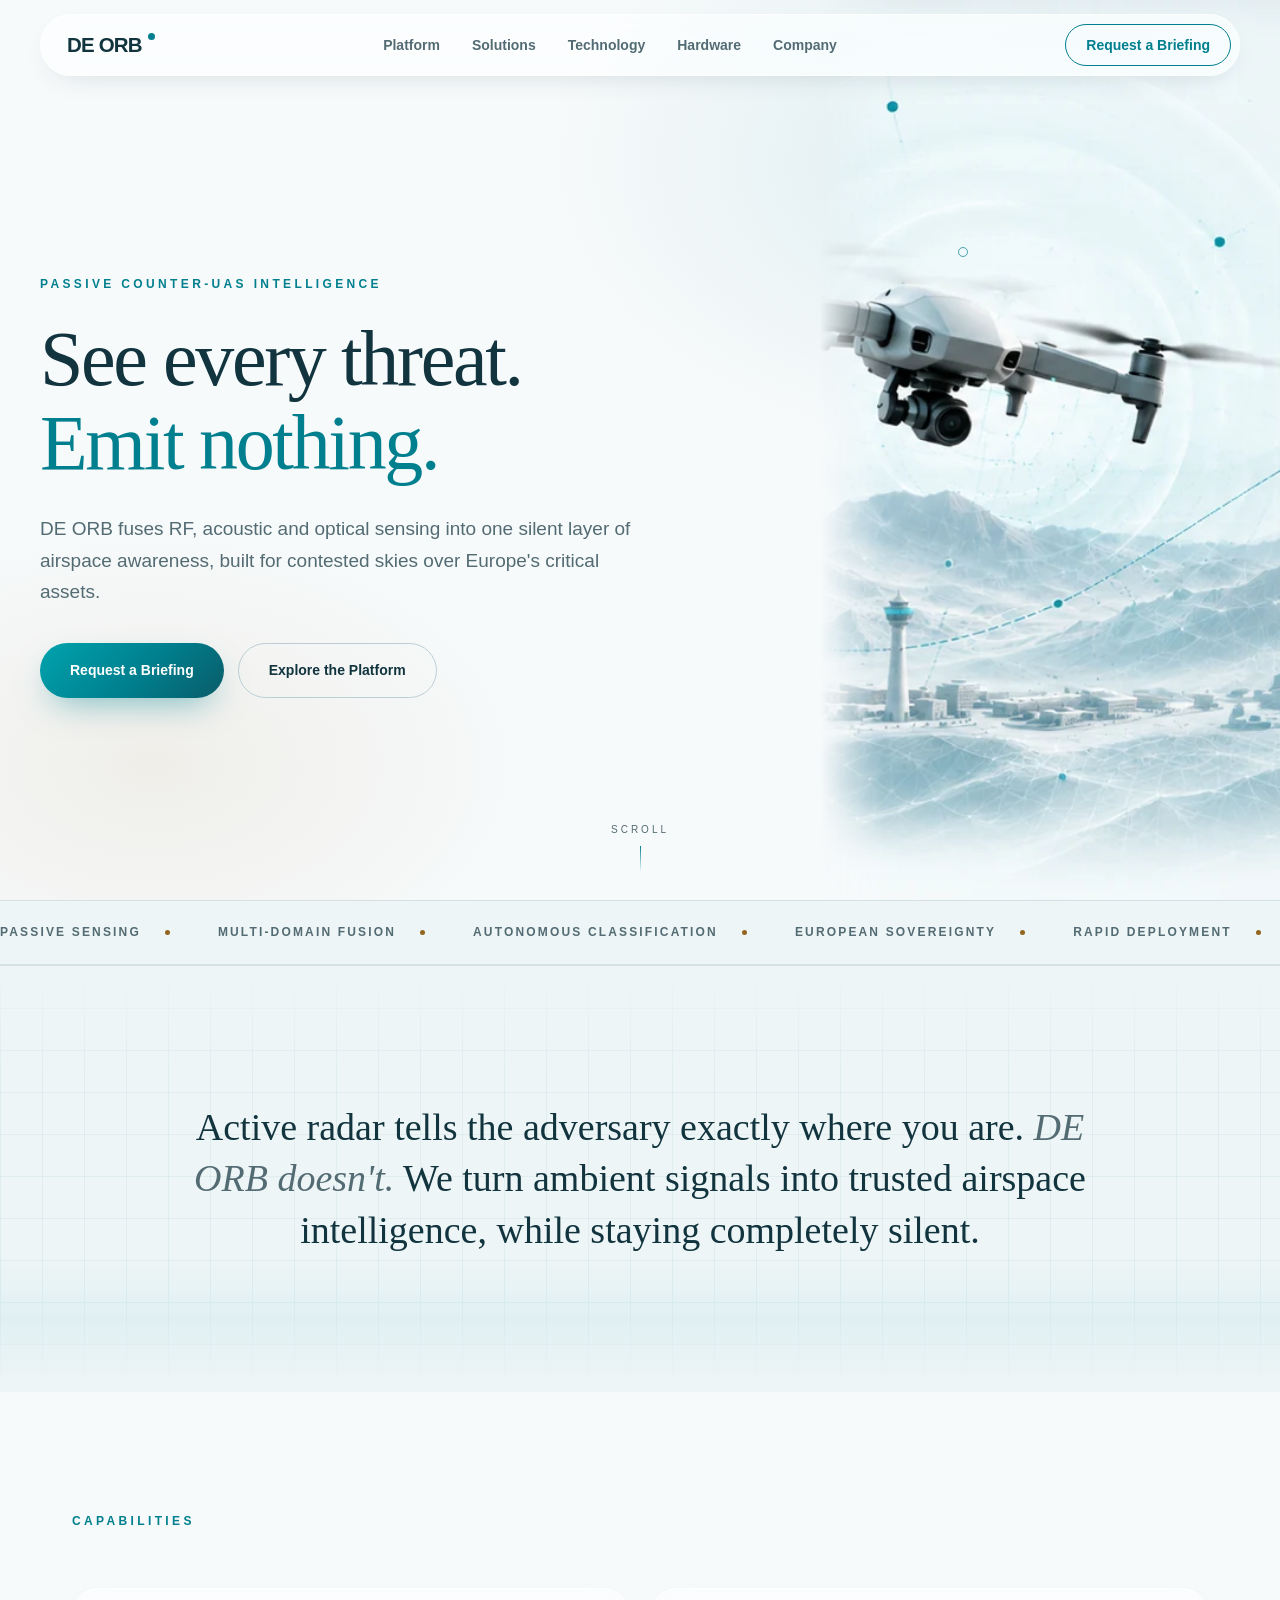
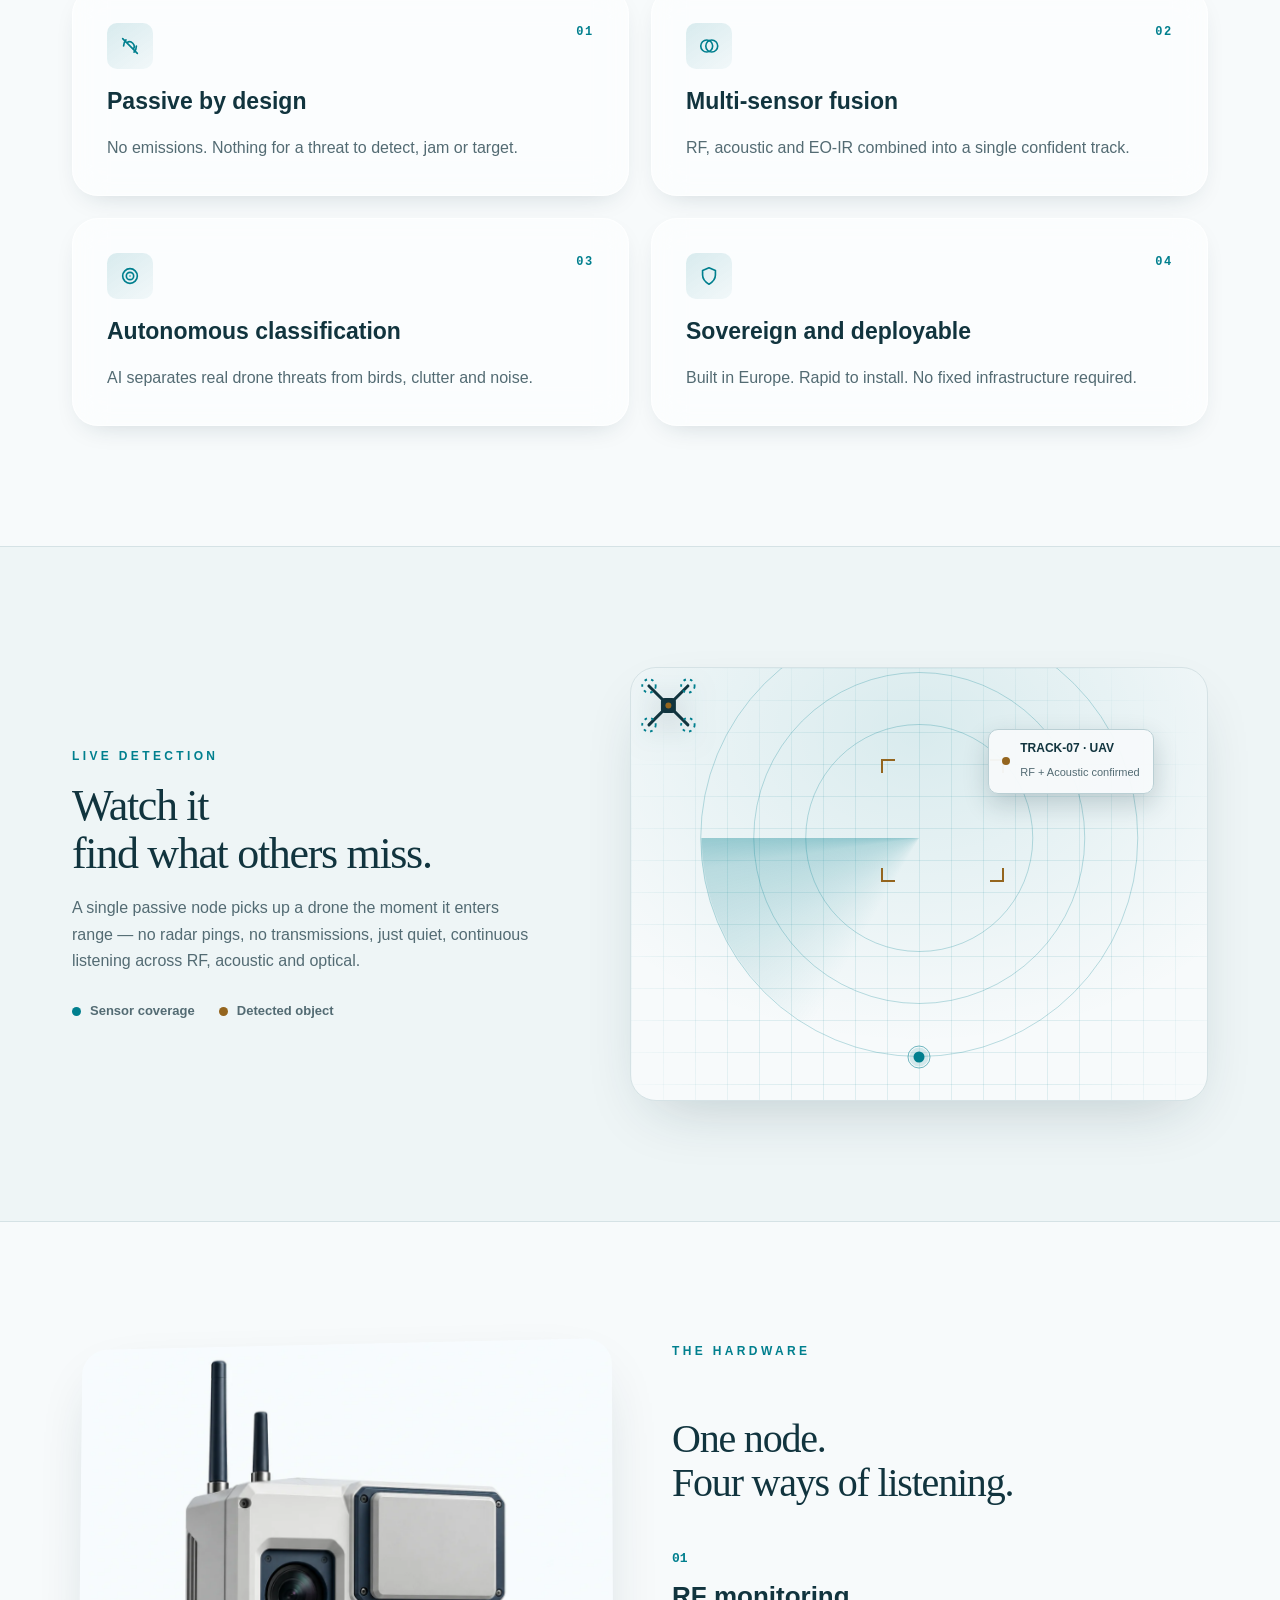
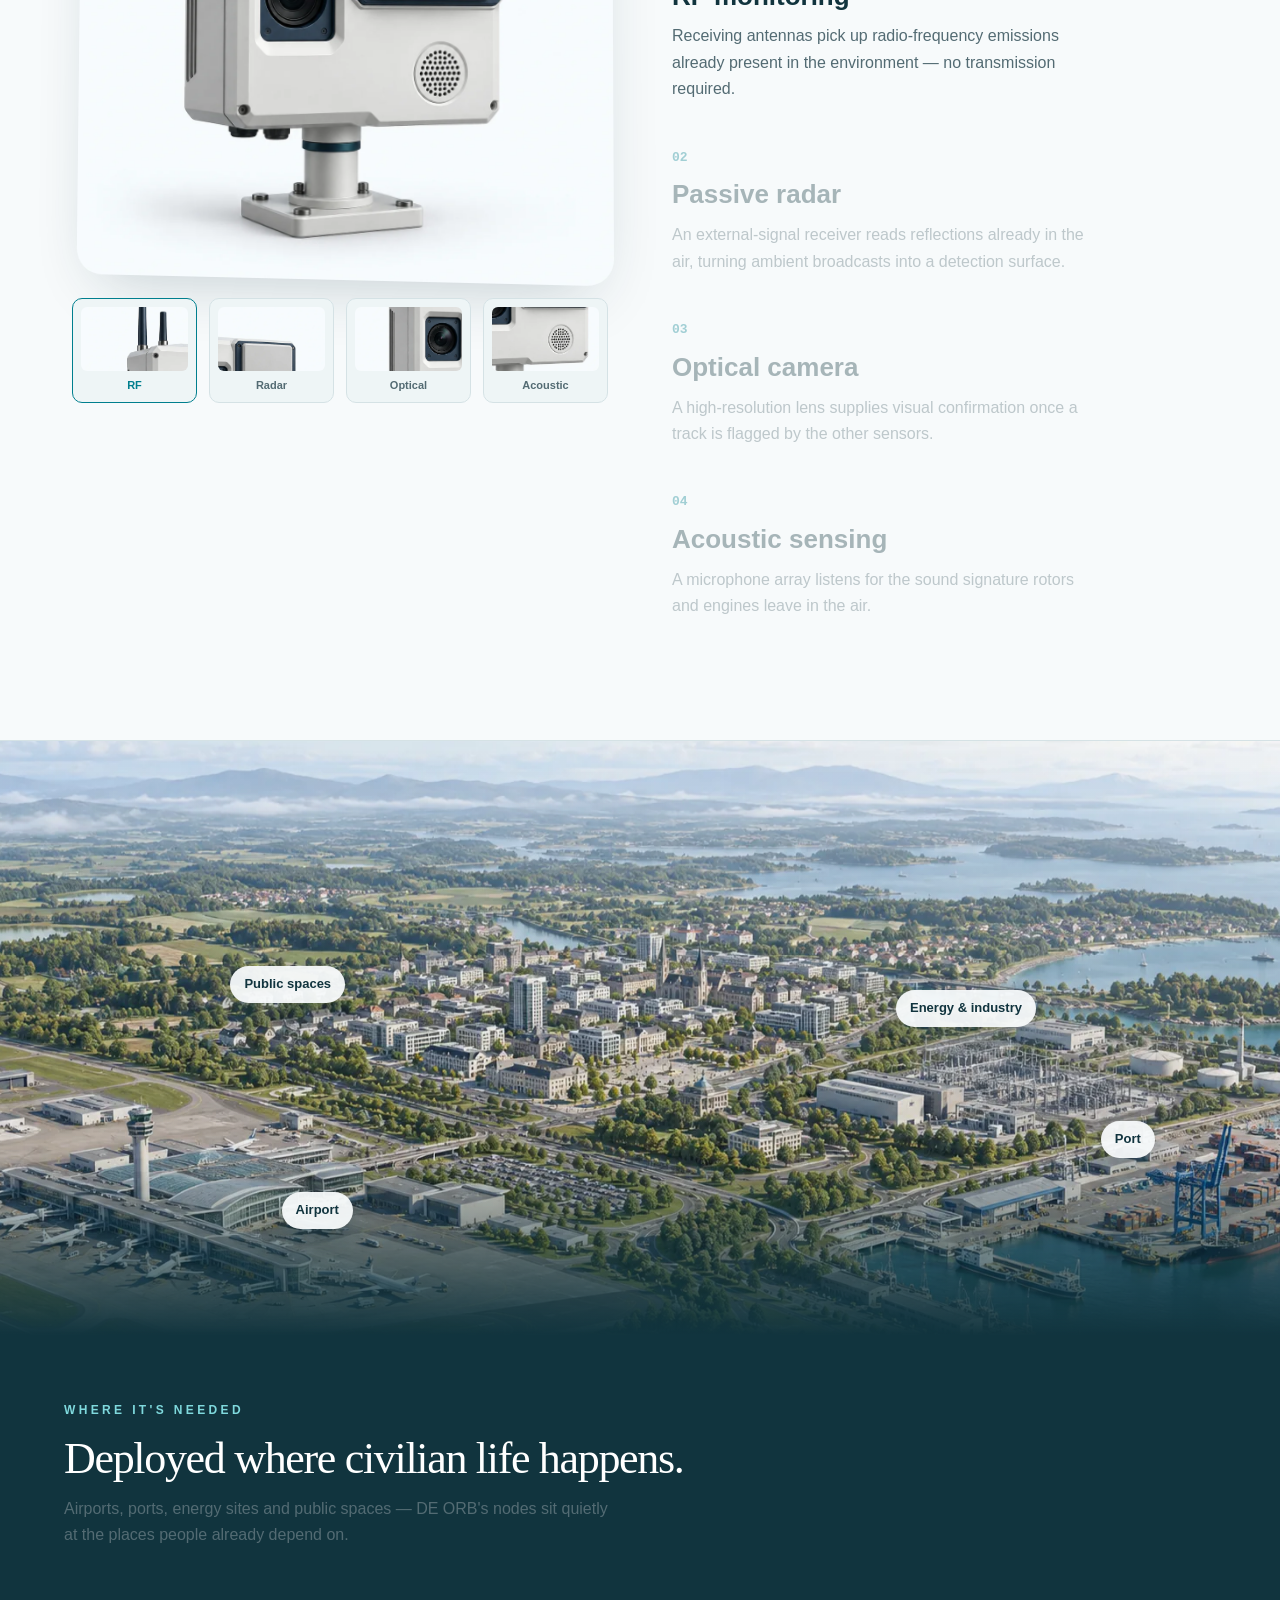
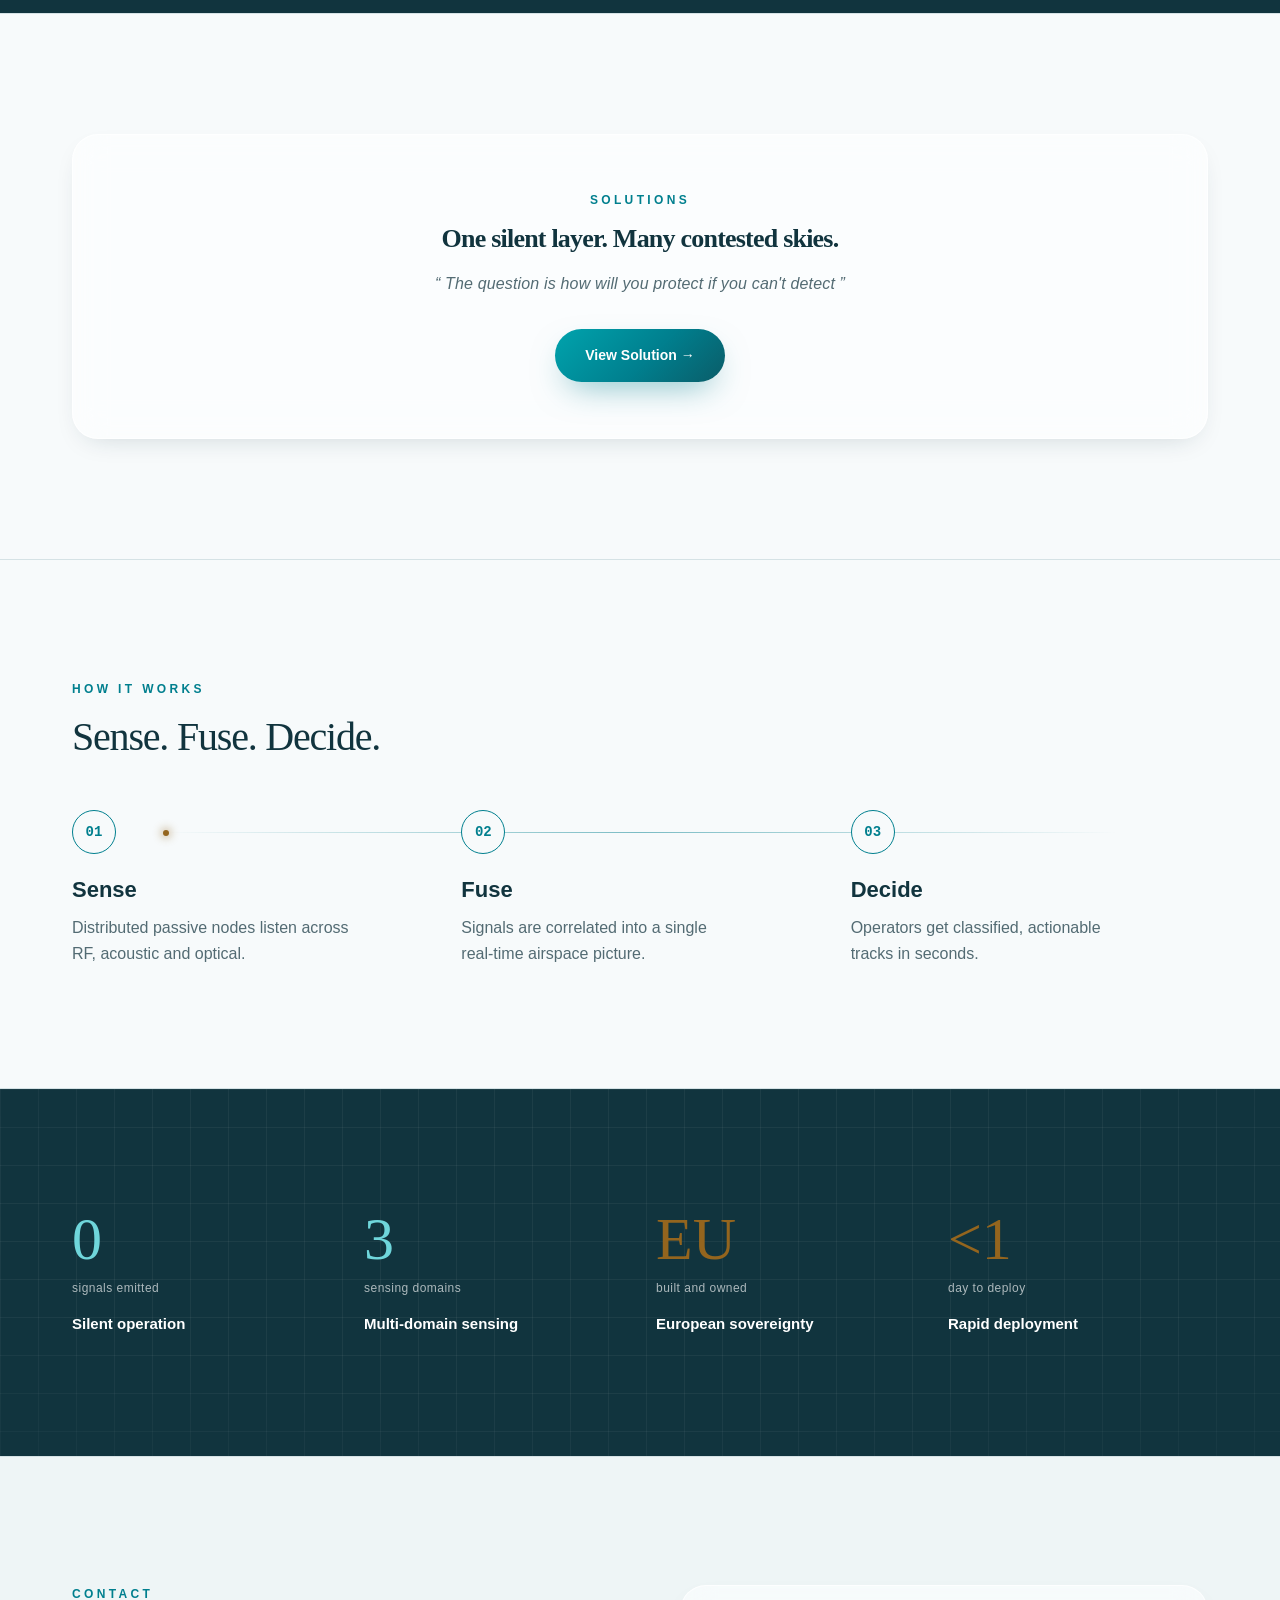
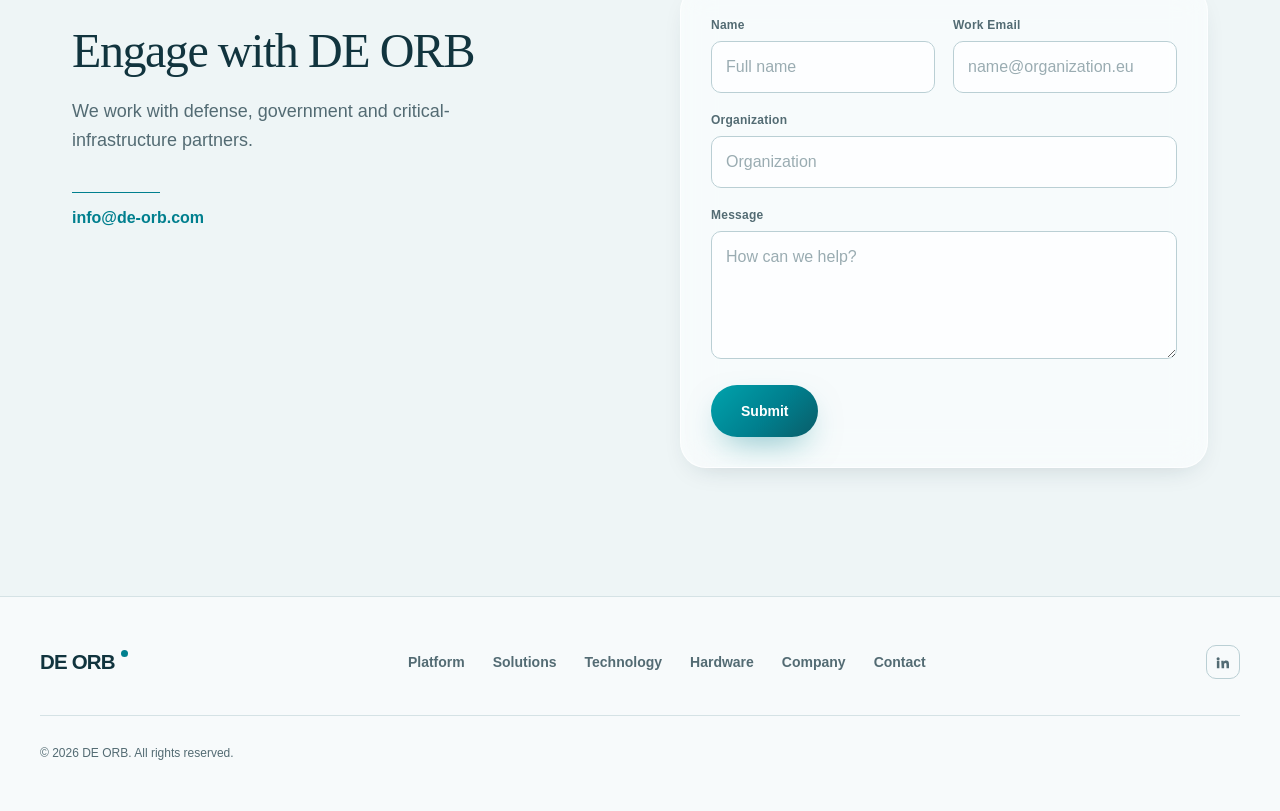
<file: index.html>
<!doctype html>
<html lang="en">
<head>
  <meta charset="utf-8" />
  <meta name="viewport" content="width=device-width, initial-scale=1" />
  <meta name="theme-color" content="#f7fafb" />
  <title>DE ORB — Passive Counter-UAS Intelligence</title>
  <meta name="description" content="DE ORB is a European passive multi-sensor counter-UAS platform. Detect without being detected." />
  <link rel="icon" href="data:image/svg+xml,%3Csvg xmlns='http://www.w3.org/2000/svg' viewBox='0 0 32 32'%3E%3Ccircle cx='16' cy='16' r='14' fill='none' stroke='%23007f8e' stroke-width='2'/%3E%3Ccircle cx='16' cy='16' r='4' fill='%2394651e'/%3E%3C/svg%3E" type="image/svg+xml" />
  <link rel="stylesheet" href="assets/style.css" />
</head>
<body>

  <div class="scroll-progress" id="scrollProgress"></div>

  <!-- NAV -->
  <header class="nav" id="nav">
    <div class="nav-inner">
      <a href="#top" class="wordmark">DE&nbsp;ORB<i></i></a>
      <nav class="nav-links">
        <a href="#platform">Platform</a>
        <a href="solution.html">Solutions</a>
        <a href="#technology">Technology</a>
        <a href="#hardware">Hardware</a>
        <a href="#company">Company</a>
      </nav>
      <div class="nav-cta"><a href="mailto:info@de-orb.com" class="btn-outline">Request a Briefing</a></div>
      <button class="burger" id="burger" aria-label="Menu" aria-expanded="false"><span></span><span></span><span></span></button>
    </div>
  </header>
  <div class="mobile-menu" id="mobileMenu">
    <a href="#platform">Platform</a>
    <a href="solution.html">Solutions</a>
    <a href="#technology">Technology</a>
    <a href="#hardware">Hardware</a>
    <a href="#company">Company</a>
  </div>

  <!-- HERO -->
  <section class="hero" id="top">
    <div class="hero-bg"></div>
    <div class="wrap hero-inner">
      <div class="hero-max">
        <p class="eyebrow reveal">PASSIVE COUNTER-UAS INTELLIGENCE</p>
        <h1 id="heroHeadline">See every threat.<br><em>Emit nothing.</em></h1>
        <p class="subhead reveal">DE ORB fuses RF, acoustic and optical sensing into one silent layer of airspace
          awareness, built for contested skies over Europe's critical assets.</p>
        <div class="hero-cta reveal">
          <a href="mailto:info@de-orb.com" class="btn-primary">Request a Briefing</a>
          <a href="#platform" class="btn-ghost">Explore the Platform</a>
        </div>
      </div>
    </div>

    <!-- HERO VISUAL: illustrated drone/airspace scene -->
    <div class="hero-visual-wrap reveal" id="heroVisualWrap">
      <div class="hero-visual-frame" id="heroVisualFrame">
        <img src="assets/img/hero-scene.webp" alt="Illustration of a DE ORB drone detection scene: a quadcopter tracked above an airport and city skyline, with additional aircraft detected in the distance" width="893" height="761" loading="eager" fetchpriority="high">
        <span class="scene-pulse" style="left:31%; top:28%" aria-hidden="true"></span>
      </div>
    </div>

    <div class="scroll-cue">SCROLL</div>
  </section>

  <!-- MARQUEE -->
  <div class="marquee" aria-hidden="true">
    <div class="marquee-track">
      <span>PASSIVE SENSING</span>
      <span>MULTI-DOMAIN FUSION</span>
      <span>AUTONOMOUS CLASSIFICATION</span>
      <span>EUROPEAN SOVEREIGNTY</span>
      <span>RAPID DEPLOYMENT</span>
      <span>ZERO EMISSIONS</span>
      <span>PASSIVE SENSING</span>
      <span>MULTI-DOMAIN FUSION</span>
      <span>AUTONOMOUS CLASSIFICATION</span>
      <span>EUROPEAN SOVEREIGNTY</span>
      <span>RAPID DEPLOYMENT</span>
      <span>ZERO EMISSIONS</span>
    </div>
  </div>

  <!-- POSITIONING -->
  <section class="pos bordered" id="platform">
    <div class="wrap">
      <p class="reveal">Active radar tells the adversary exactly where you are.<span class="soft"> DE ORB
          doesn't.</span> We turn ambient signals into trusted airspace intelligence, while staying completely silent.
      </p>
    </div>
  </section>

  <!-- CAPABILITIES -->
  <section class="pad" id="technology">
    <div class="wrap">
      <p class="label reveal" style="margin-bottom:56px">CAPABILITIES</p>
      <div class="caps stagger">
        <div class="cap reveal glass-card">
          <div class="cap-top">
            <div class="cap-icon"><svg viewBox="0 0 24 24" fill="none" stroke="currentColor" stroke-width="1.8" stroke-linecap="round"><path d="M4 4l16 16M8.5 8.5a5 5 0 0 1 7 7M5 12a10 10 0 0 1 2.6-6.7M19 12a10 10 0 0 1-2.6 6.7"/></svg></div>
            <div class="num">01</div>
          </div>
          <h3>Passive by design</h3>
          <p>No emissions. Nothing for a threat to detect, jam or target.</p>
        </div>
        <div class="cap reveal glass-card">
          <div class="cap-top">
            <div class="cap-icon"><svg viewBox="0 0 24 24" fill="none" stroke="currentColor" stroke-width="1.8"><circle cx="9.5" cy="12" r="6.5"/><circle cx="15" cy="12" r="6.5"/></svg></div>
            <div class="num">02</div>
          </div>
          <h3>Multi-sensor fusion</h3>
          <p>RF, acoustic and EO-IR combined into a single confident track.</p>
        </div>
        <div class="cap reveal glass-card">
          <div class="cap-top">
            <div class="cap-icon"><svg viewBox="0 0 24 24" fill="none" stroke="currentColor" stroke-width="1.8"><circle cx="12" cy="12" r="8"/><circle cx="12" cy="12" r="4"/><circle cx="12" cy="12" r=".8" fill="currentColor" stroke="none"/></svg></div>
            <div class="num">03</div>
          </div>
          <h3>Autonomous classification</h3>
          <p>AI separates real drone threats from birds, clutter and noise.</p>
        </div>
        <div class="cap reveal glass-card">
          <div class="cap-top">
            <div class="cap-icon"><svg viewBox="0 0 24 24" fill="none" stroke="currentColor" stroke-width="1.8" stroke-linejoin="round"><path d="M12 3l7 3v5c0 4.5-3 7.7-7 10-4-2.3-7-5.5-7-10V6l7-3z"/></svg></div>
            <div class="num">04</div>
          </div>
          <h3>Sovereign and deployable</h3>
          <p>Built in Europe. Rapid to install. No fixed infrastructure required.</p>
        </div>
      </div>
    </div>
  </section>

  <!-- LIVE DETECTION -->
  <section class="pad detect-section bordered" id="live-detection">
    <div class="wrap detect-wrap">
      <div class="detect-copy reveal">
        <p class="label">LIVE DETECTION</p>
        <h2>Watch it<br>find what others miss.</h2>
        <p class="detect-desc">A single passive node picks up a drone the moment it enters range — no radar pings, no transmissions, just quiet, continuous listening across RF, acoustic and optical.</p>
        <ul class="detect-legend">
          <li><span class="dot dot-teal"></span> Sensor coverage</li>
          <li><span class="dot dot-amber"></span> Detected object</li>
        </ul>
      </div>
      <div class="detect-stage reveal" aria-hidden="true">
        <div class="radar-panel">
          <div class="radar-grid"></div>
          <div class="radar-rings"><span></span><span></span><span></span></div>
          <div class="radar-sweep-2"></div>
          <div class="node-marker"><span class="node-pulse"></span><span class="node-dot"></span></div>
          <div class="drone-track">
            <div class="drone-body">
              <svg viewBox="0 0 100 100" fill="none">
                <g stroke="var(--ink)" stroke-width="4" stroke-linecap="round">
                  <line x1="24" y1="24" x2="76" y2="76"/>
                  <line x1="76" y1="24" x2="24" y2="76"/>
                </g>
                <rect x="40" y="40" width="20" height="20" rx="5" fill="var(--ink)"/>
                <circle cx="50" cy="50" r="4" fill="var(--amber)"/>
                <g class="rotor" style="transform-origin:24px 24px"><circle cx="24" cy="24" r="9" stroke="var(--teal)" stroke-width="2.5" stroke-dasharray="3.5 5.5" fill="none"/></g>
                <g class="rotor" style="transform-origin:76px 24px"><circle cx="76" cy="24" r="9" stroke="var(--teal)" stroke-width="2.5" stroke-dasharray="3.5 5.5" fill="none"/></g>
                <g class="rotor" style="transform-origin:24px 76px"><circle cx="24" cy="76" r="9" stroke="var(--teal)" stroke-width="2.5" stroke-dasharray="3.5 5.5" fill="none"/></g>
                <g class="rotor" style="transform-origin:76px 76px"><circle cx="76" cy="76" r="9" stroke="var(--teal)" stroke-width="2.5" stroke-dasharray="3.5 5.5" fill="none"/></g>
              </svg>
            </div>
          </div>
          <div class="lock-box">
            <span class="lock-corner tl"></span><span class="lock-corner tr"></span>
            <span class="lock-corner bl"></span><span class="lock-corner br"></span>
          </div>
          <div class="telemetry">
            <span class="tele-dot"></span>
            <div><strong>TRACK-07 · UAV</strong><small>RF + Acoustic confirmed</small></div>
          </div>
        </div>
      </div>
    </div>
  </section>

  <!-- HARDWARE SHOWCASE -->
  <section class="pad hardware-section bordered" id="hardware">
    <div class="wrap hardware-grid">
      <div class="hardware-sticky">
        <div class="hardware-frame tilt-3d rot-0" id="hwFrame">
          <img src="assets/img/hardware-node.webp" alt="DE ORB sensor node concept — a compact site-mounted unit with RF antennas, a passive-radar receiving panel, an optical camera and an acoustic microphone grille" width="1254" height="1254" loading="lazy">
        </div>
        <div class="hardware-thumbs">
          <button class="hw-thumb active" data-chapter="0" type="button">
            <img src="assets/img/detail-rf.webp" alt="RF antennas on the sensor node" loading="lazy">
            <span>RF</span>
          </button>
          <button class="hw-thumb" data-chapter="1" type="button">
            <img src="assets/img/detail-radar.webp" alt="Passive radar receiving panel" loading="lazy">
            <span>Radar</span>
          </button>
          <button class="hw-thumb" data-chapter="2" type="button">
            <img src="assets/img/detail-camera.webp" alt="Optical camera lens" loading="lazy">
            <span>Optical</span>
          </button>
          <button class="hw-thumb" data-chapter="3" type="button">
            <img src="assets/img/detail-acoustic.webp" alt="Acoustic microphone grille" loading="lazy">
            <span>Acoustic</span>
          </button>
        </div>
      </div>
      <div class="hardware-chapters">
        <p class="label reveal">THE HARDWARE</p>
        <h2 class="reveal" style="margin-top:16px;font-size:clamp(28px,4vw,40px)">One node.<br>Four ways of listening.</h2>
        <div class="hw-chapter active" data-chapter="0">
          <span class="hw-num">01</span>
          <h3>RF monitoring</h3>
          <p>Receiving antennas pick up radio-frequency emissions already present in the environment — no transmission required.</p>
        </div>
        <div class="hw-chapter" data-chapter="1">
          <span class="hw-num">02</span>
          <h3>Passive radar</h3>
          <p>An external-signal receiver reads reflections already in the air, turning ambient broadcasts into a detection surface.</p>
        </div>
        <div class="hw-chapter" data-chapter="2">
          <span class="hw-num">03</span>
          <h3>Optical camera</h3>
          <p>A high-resolution lens supplies visual confirmation once a track is flagged by the other sensors.</p>
        </div>
        <div class="hw-chapter" data-chapter="3">
          <span class="hw-num">04</span>
          <h3>Acoustic sensing</h3>
          <p>A microphone array listens for the sound signature rotors and engines leave in the air.</p>
        </div>
      </div>
    </div>
  </section>

  <!-- DEPLOYMENT PARALLAX -->
  <section class="deploy-section bordered">
    <div class="deploy-media">
      <img class="deploy-img" id="deployImg" src="assets/img/deployment-aerial.webp" alt="Aerial view of an airport, city, port and industrial site — the kind of civilian infrastructure DE ORB is built to protect" width="1672" height="941" loading="lazy">
      <div class="deploy-overlay"></div>
      <div class="deploy-tags">
        <span class="deploy-tag reveal" style="--x:18%; --y:38%">Public spaces</span>
        <span class="deploy-tag reveal" style="--x:22%; --y:76%">Airport</span>
        <span class="deploy-tag reveal" style="--x:70%; --y:42%">Energy &amp; industry</span>
        <span class="deploy-tag reveal" style="--x:86%; --y:64%">Port</span>
      </div>
    </div>
    <div class="wrap deploy-copy">
      <p class="label reveal">WHERE IT'S NEEDED</p>
      <h2 class="reveal">Deployed where civilian life happens.</h2>
      <p class="reveal" style="max-width:560px;color:var(--muted)">Airports, ports, energy sites and public spaces — DE ORB's nodes sit quietly at the places people already depend on.</p>
    </div>
  </section>

  <!-- SOLUTIONS -->
  <section class="pad bordered" id="solutions">
    <div class="wrap">
      <div class="solutions-card reveal tilt-3d glass-card">
        <p class="label">SOLUTIONS</p>
        <h2 class="solutions-subhead">One silent layer. Many contested skies.</h2>
        <p class="solutions-quote">“ The question is how will you protect if you can't detect ”</p>
        <div style="margin-top: 32px;">
          <a href="solution.html" class="btn-primary">View Solution &rarr;</a>
        </div>
      </div>
    </div>
  </section>

  <!-- HOW IT WORKS -->
  <section class="pad bordered">
    <div class="wrap">
      <div class="section-head reveal">
        <p class="label">HOW IT WORKS</p>
        <h2>Sense. Fuse. Decide.</h2>
      </div>
      <div class="steps-wrap">
        <div class="steps-line line-draw"><span class="steps-pulse" aria-hidden="true"></span></div>
        <div class="steps stagger">
          <div class="step reveal"><span class="badge">01</span>
            <h3>Sense</h3>
            <p>Distributed passive nodes listen across RF, acoustic and optical.</p>
          </div>
          <div class="step reveal"><span class="badge">02</span>
            <h3>Fuse</h3>
            <p>Signals are correlated into a single real-time airspace picture.</p>
          </div>
          <div class="step reveal"><span class="badge">03</span>
            <h3>Decide</h3>
            <p>Operators get classified, actionable tracks in seconds.</p>
          </div>
        </div>
      </div>
    </div>
  </section>

  <!-- TRUST -->
  <section class="trust pad bordered">
    <div class="wrap">
      <div class="trust-grid stagger">
        <div class="stat reveal">
          <div class="big teal" data-count="0">0</div>
          <div class="unit">signals emitted</div>
          <div class="lab">Silent operation</div>
        </div>
        <div class="stat reveal">
          <div class="big teal" data-count="3">0</div>
          <div class="unit">sensing domains</div>
          <div class="lab">Multi-domain sensing</div>
        </div>
        <div class="stat reveal">
          <div class="big">EU</div>
          <div class="unit">built and owned</div>
          <div class="lab">European sovereignty</div>
        </div>
        <div class="stat reveal">
          <div class="big">&lt;1</div>
          <div class="unit">day to deploy</div>
          <div class="lab">Rapid deployment</div>
        </div>
      </div>
    </div>
  </section>

  <!-- CONTACT -->
  <section class="contact" id="company">
    <div class="wrap">
      <div class="contact-grid" id="contact">
        <div class="reveal">
          <p class="label">CONTACT</p>
          <h2 style="margin-top:20px">Engage with DE ORB</h2>
          <p class="lead">We work with defense, government and critical-infrastructure partners.</p>
          <div class="rule"></div>
          <a href="mailto:info@de-orb.com" class="contact-email">info@de-orb.com</a>
        </div>
        <div class="reveal">
          <form id="briefForm" class="glass-card">
            <div class="row">
              <div><label>Name</label><input required type="text" placeholder="Full name"></div>
              <div><label>Work Email</label><input required type="email" placeholder="name@organization.eu"></div>
            </div>
            <div><label>Organization</label><input required type="text" placeholder="Organization"></div>
            <div><label>Message</label><textarea rows="4" placeholder="How can we help?"></textarea></div>
            <div><button type="submit" class="btn-primary">Submit</button></div>
          </form>
          <div class="sent glass-card" id="sentMsg" style="display:none">
            <div class="check">&#10003;</div>
            <h3>Request received.</h3>
            <p>Our team will reach out to arrange a briefing.</p>
          </div>
        </div>
      </div>
    </div>
  </section>

  <!-- FOOTER -->
  <footer>
    <div class="wrap foot-inner">
      <div class="foot-top">
        <a href="#top" class="wordmark">DE&nbsp;ORB<i></i></a>
        <nav class="foot-links">
          <a href="#platform">Platform</a>
          <a href="solution.html">Solutions</a>
          <a href="#technology">Technology</a>
          <a href="#hardware">Hardware</a>
          <a href="#company">Company</a>
          <a href="#contact">Contact</a>
        </nav>
        <a href="https://www.linkedin.com/company/de-orb/" class="social" aria-label="LinkedIn" target="_blank" rel="noopener">
          <svg viewBox="0 0 24 24" aria-hidden="true">
            <path d="M4.98 3.5A2.5 2.5 0 1 0 5 8.5a2.5 2.5 0 0 0-.02-5zM3 9h4v12H3zM10 9h3.8v1.7h.05c.53-1 1.83-2.05 3.77-2.05 4.03 0 4.78 2.65 4.78 6.1V21h-4v-5.3c0-1.26-.02-2.9-1.77-2.9-1.77 0-2.04 1.38-2.04 2.8V21h-4z" />
          </svg>
        </a>
      </div>
      <div class="copyright">© 2026 DE ORB. All rights reserved.</div>
    </div>
  </footer>

  <script src="assets/main.js"></script>
</body>
</html>
</file>
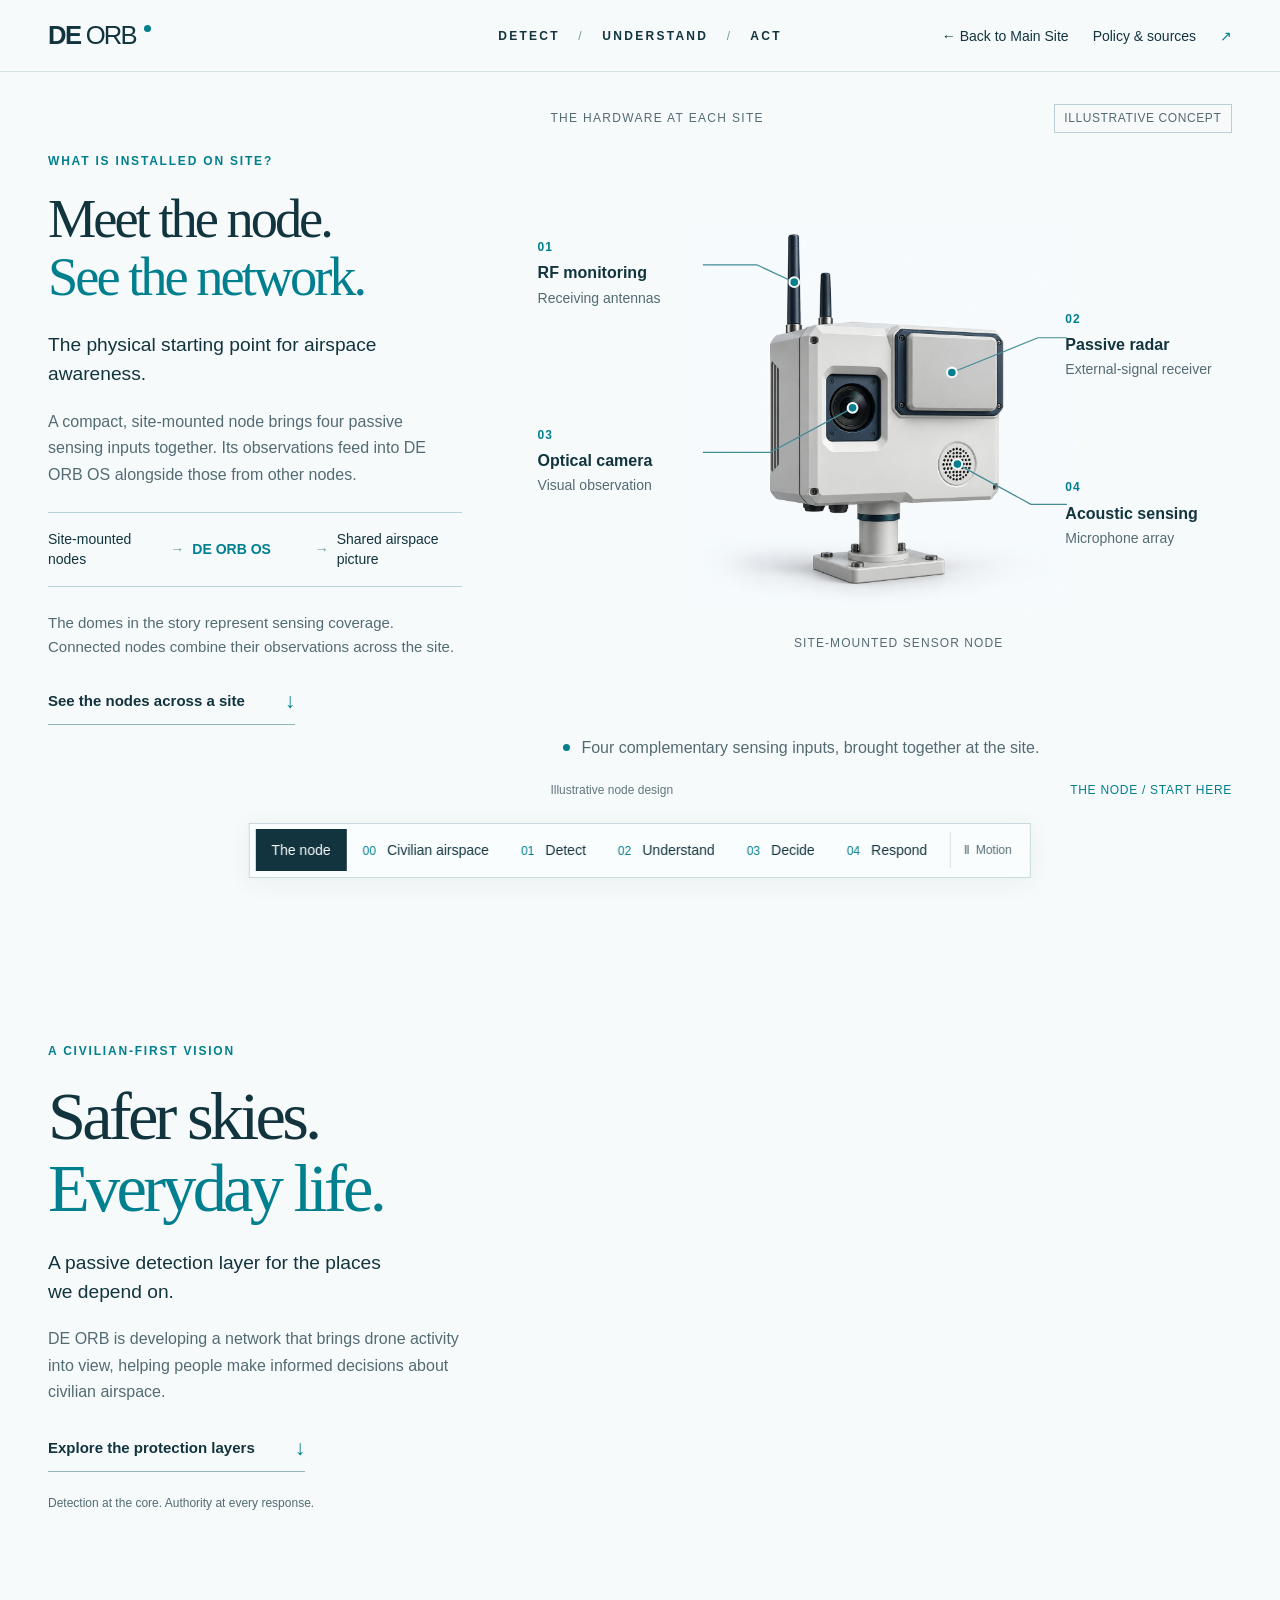
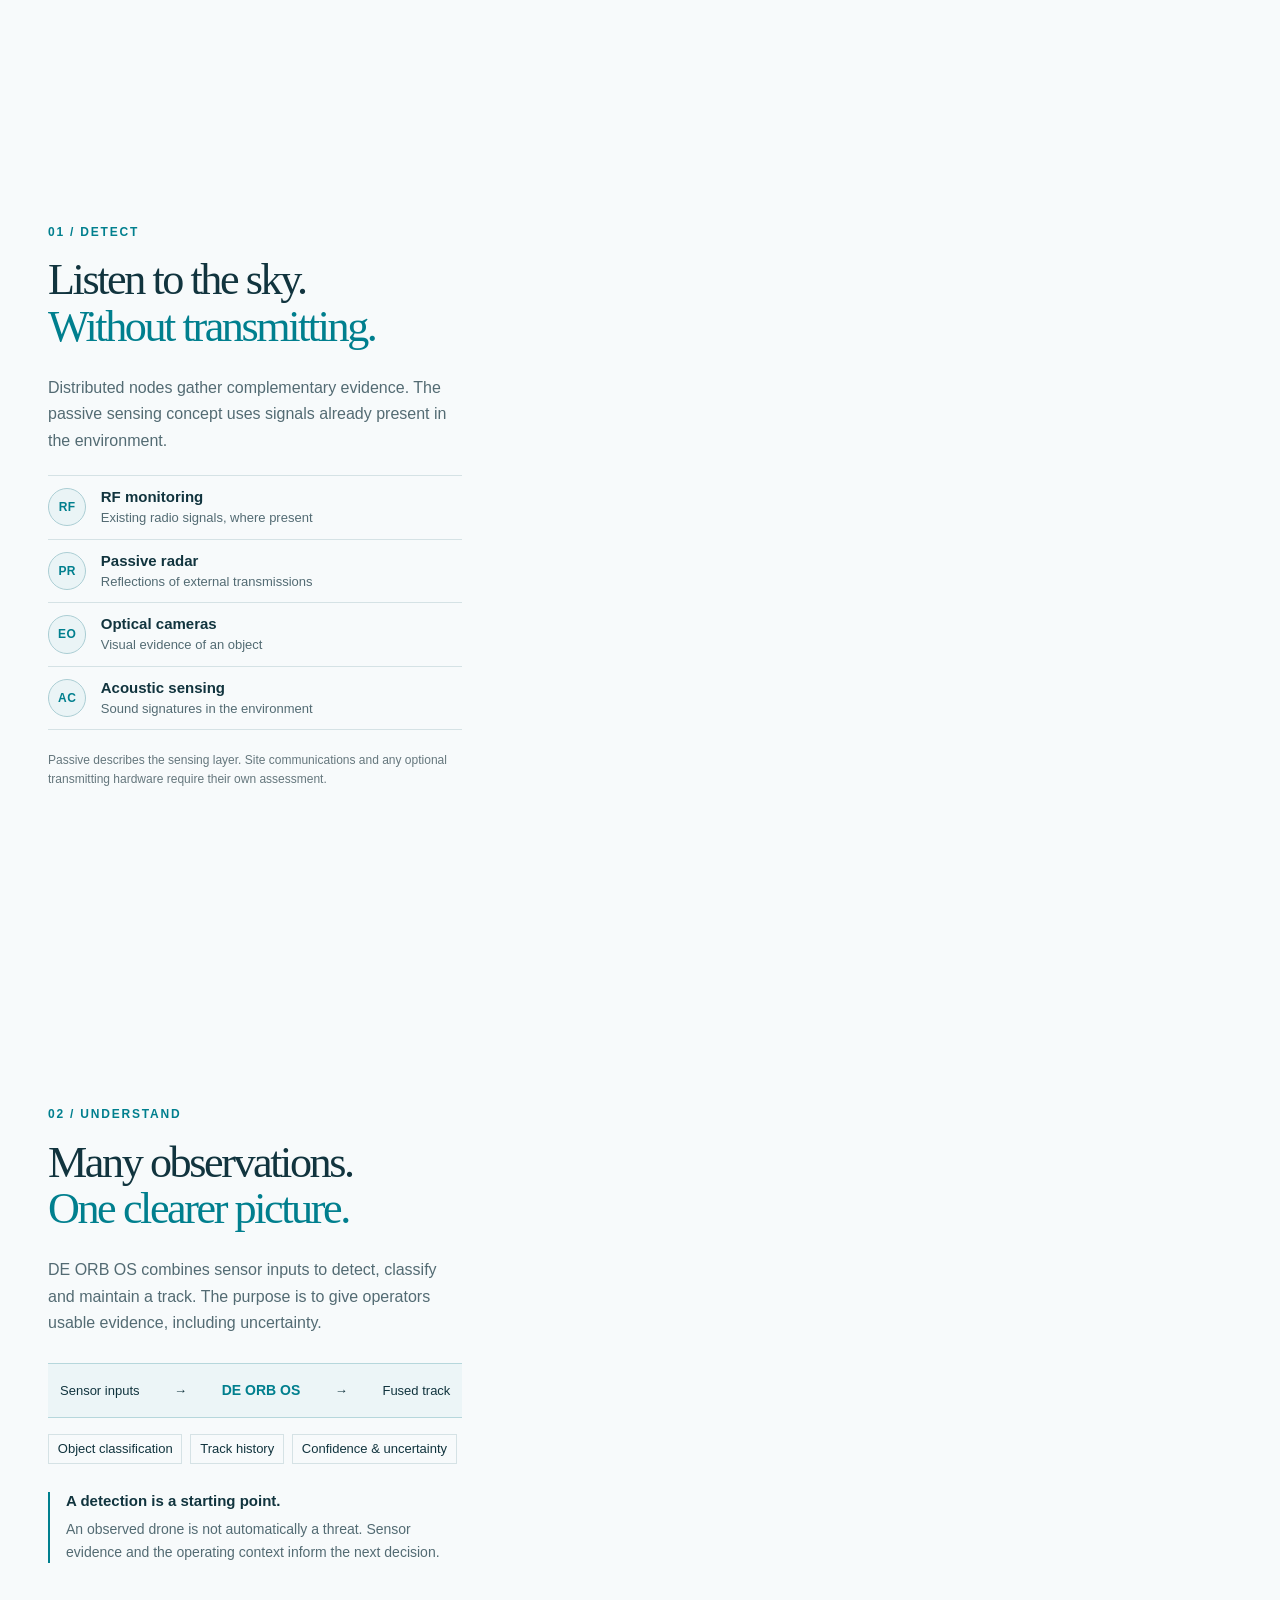
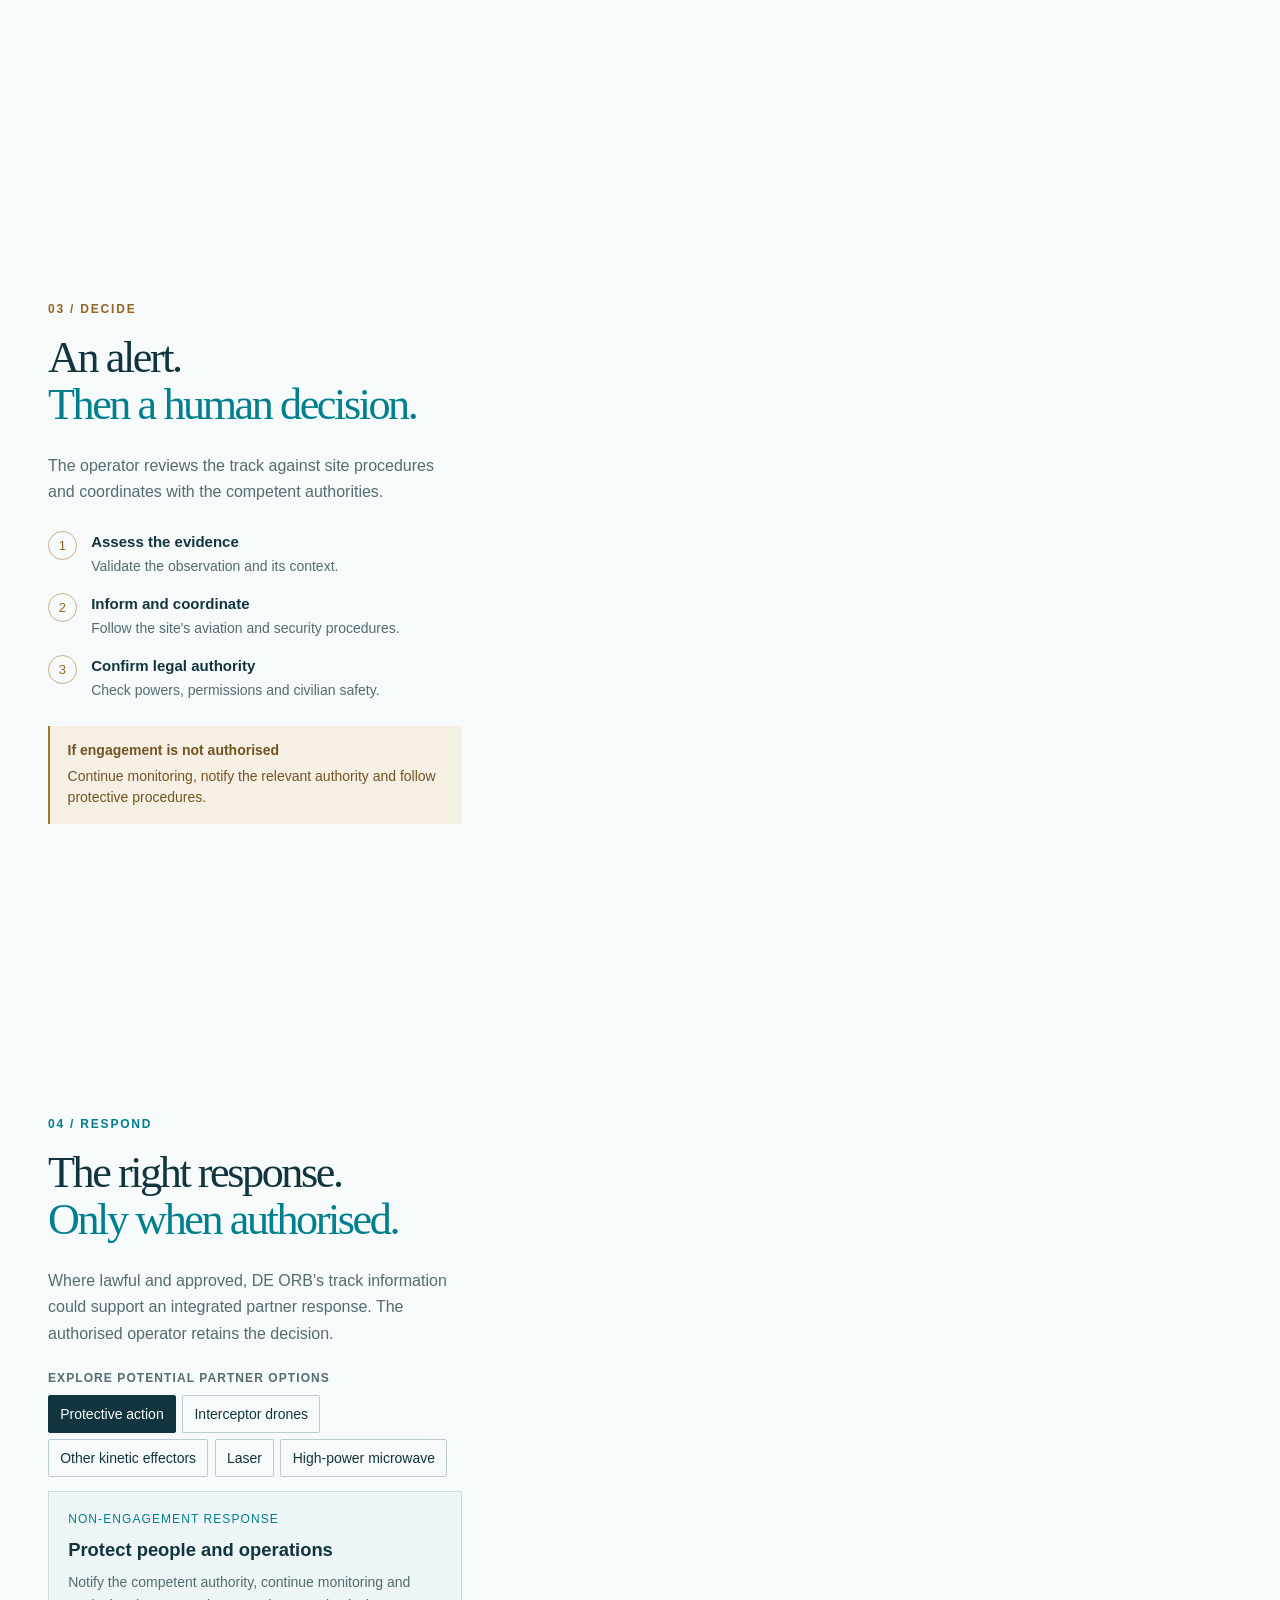
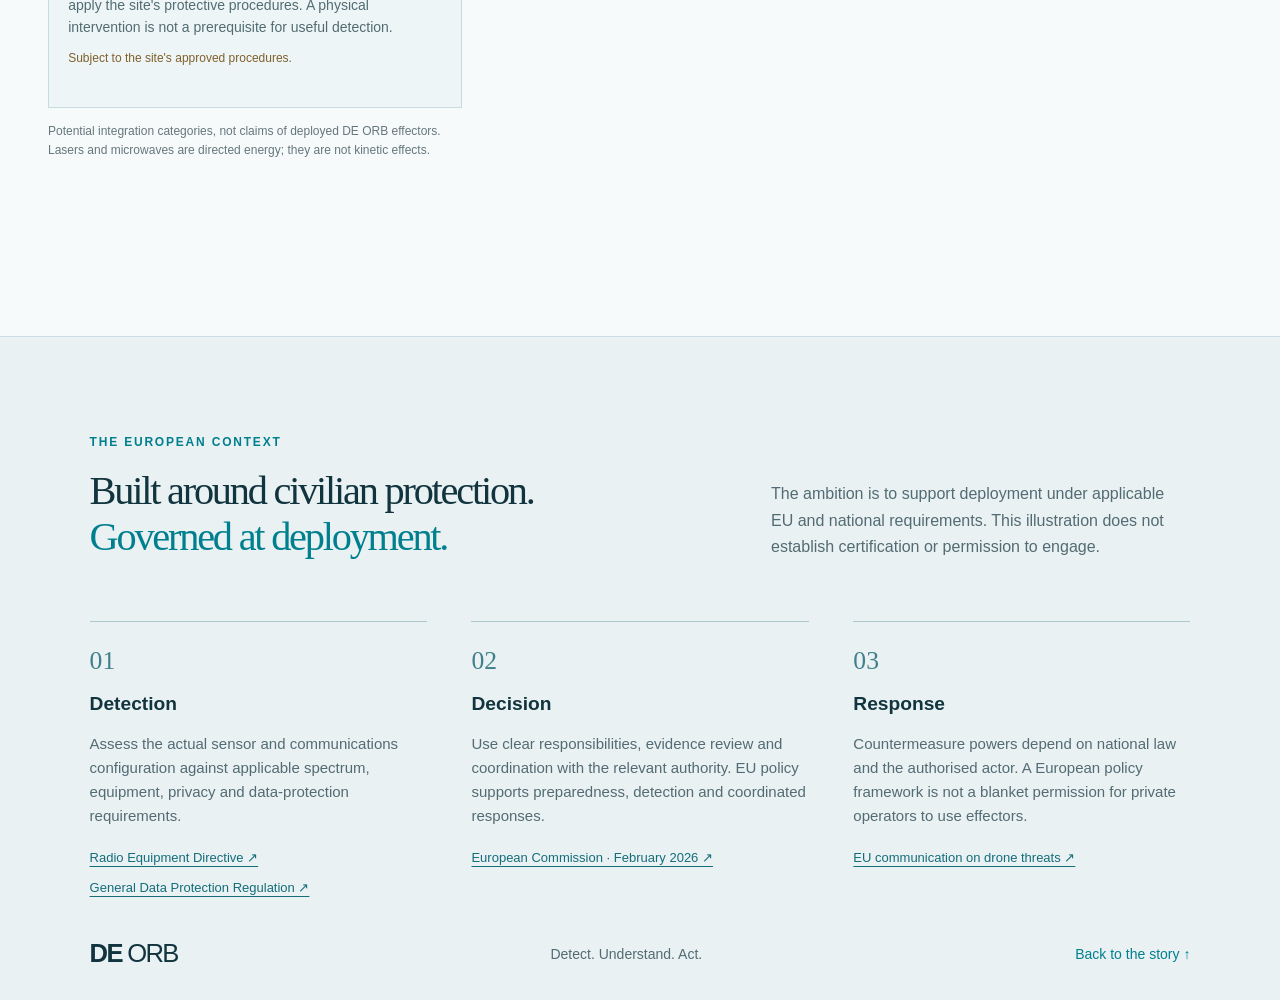
<file: solution.html>
<!doctype html>
<html lang="en">
<head>
  <meta charset="utf-8">
  <meta name="viewport" content="width=device-width, initial-scale=1">
  <meta name="theme-color" content="#11343e">
  <meta name="description" content="Explore how DE ORB's passive sensor-fusion concept supports civilian airspace awareness, informed decisions and legally authorised partner responses.">
  <title>DE ORB — Safeguarding civilian airspace</title>
  <link rel="icon" href="./assets/favicon.svg" type="image/svg+xml">
  <link rel="stylesheet" href="./style.css">
  <script src="./story.js" defer></script>
</head>
<body>
  <a class="skip-link" href="#chapter-node">Skip to the story</a>
  <header class="masthead">
    <a class="wordmark" href="index.html" aria-label="DE ORB Home">DE <span>ORB</span><i aria-hidden="true"></i></a>
    <span class="brand-line">DETECT <b>/</b> UNDERSTAND <b>/</b> ACT</span>
    <div style="display: flex; gap: 1.5rem; align-items: center;">
      <a class="context-link" href="index.html">← Back to Main Site</a>
      <a class="context-link" href="#policy">Policy &amp; sources <span aria-hidden="true">↗</span></a>
    </div>
  </header>

  <main>
    <div class="story" id="story" data-stage="-1">
      <div class="scene-shell" aria-label="Illustration of passive drone detection over civilian infrastructure">
        <div class="scene-topline"><span id="scene-heading">THE HARDWARE AT EACH SITE</span><span class="concept-label">ILLUSTRATIVE CONCEPT</span></div>
        <figure class="node-figure" id="node-figure" aria-label="DE ORB node concept with four labelled passive sensing components">
          <div class="node-drawing">
            <img class="node-picture" src="./assets/sensor-node-concept.png" alt="Conceptual box-shaped sensor node on a short mount, with RF antennas, a passive-radar receiving panel, a camera lens and an acoustic microphone grille." width="1254" height="1254" fetchpriority="high">
            <svg class="node-callout-lines" viewBox="0 0 1000 760" fill="none" aria-hidden="true">
              <g stroke="#438b97" stroke-width="1.7" stroke-linecap="round" stroke-linejoin="round">
                <path d="M238 145H315L369 170"/>
                <path d="M761 250H720L596 300"/>
                <path d="M238 415H335L453 351"/>
                <path d="M761 490H710L604 432"/>
              </g>
              <g fill="#087f8e" stroke="#f7fafb" stroke-width="3">
                <circle cx="369" cy="170" r="7"/><circle cx="596" cy="300" r="7"/>
                <circle cx="453" cy="351" r="7"/><circle cx="604" cy="432" r="7"/>
              </g>
            </svg>
            <div class="node-mount-label">SITE-MOUNTED SENSOR NODE</div>
          </div>
          <figcaption class="node-labels">
              <div class="node-callout callout-rf"><span class="callout-number">01</span><strong>RF monitoring</strong><small>Receiving antennas</small></div>
              <div class="node-callout callout-radar"><span class="callout-number">02</span><strong>Passive radar</strong><small>External-signal receiver</small></div>
              <div class="node-callout callout-camera"><span class="callout-number">03</span><strong>Optical camera</strong><small>Visual observation</small></div>
              <div class="node-callout callout-acoustic"><span class="callout-number">04</span><strong>Acoustic sensing</strong><small>Microphone array</small></div>
          </figcaption>
        </figure>
        <div class="world" aria-hidden="true">
          <img class="district" src="./assets/civilian-district.png" alt="" width="1672" height="941">
          <svg class="network" viewBox="0 0 1600 1000" fill="none">
            <defs>
              <radialGradient id="coverage"><stop offset="0" stop-color="#008e9e" stop-opacity=".08"/><stop offset=".8" stop-color="#008e9e" stop-opacity=".025"/><stop offset="1" stop-color="#008e9e" stop-opacity=".09"/></radialGradient>
              <linearGradient id="handover" x1="640" y1="340" x2="1180" y2="715" gradientUnits="userSpaceOnUse"><stop stop-color="#0c7987"/><stop offset="1" stop-color="#a87b28"/></linearGradient>
            </defs>
            <g class="coverage-zones" stroke="#0a8190" stroke-width="1.3">
              <ellipse cx="375" cy="654" rx="242" ry="129" fill="url(#coverage)"/>
              <ellipse cx="832" cy="460" rx="260" ry="147" fill="url(#coverage)"/>
              <ellipse cx="1200" cy="550" rx="232" ry="132" fill="url(#coverage)"/>
              <ellipse cx="1378" cy="735" rx="220" ry="122" fill="url(#coverage)"/>
              <path d="M133 654C133 170 617 170 617 654" fill="url(#coverage)"/>
              <path d="M572 460C572 30 1092 30 1092 460" fill="url(#coverage)"/>
              <path d="M968 550C968 110 1432 110 1432 550" fill="url(#coverage)"/>
              <path d="M1158 735C1158 305 1598 305 1598 735" fill="url(#coverage)"/>
            </g>
            <g class="node-links" stroke="#087e8d" stroke-width="2" stroke-dasharray="5 8">
              <path d="M375 654L832 460 1200 550 1378 735"/>
              <path d="M375 654L1200 550M832 460L1378 735"/>
            </g>
            <g class="sense-lines" stroke="#137f8c" stroke-width="1.7" stroke-dasharray="4 7">
              <path d="M375 654L1032 326M832 460L1032 326M1200 550L1032 326"/>
            </g>
            <g class="flight-track">
              <path d="M1430 154C1370 181 1270 200 1170 250S1080 297 1032 326" stroke="#a77931" stroke-width="2" stroke-dasharray="3 8"/>
              <circle cx="1246" cy="218" r="4" fill="#a77931"/><circle cx="1164" cy="254" r="4" fill="#a77931"/>
            </g>
            <g class="track-brackets" stroke="#087e8d" stroke-width="2.7">
              <path d="M1006 311v-13h15m27 0h15v13m0 32v13h-15m-27 0h-15v-13"/>
            </g>
            <g class="nodes" fill="#087e8d" stroke="white" stroke-width="3">
              <circle cx="375" cy="654" r="10"/><circle cx="832" cy="460" r="10"/><circle cx="1200" cy="550" r="10"/><circle cx="1378" cy="735" r="10"/>
            </g>
            <g class="handover-line" stroke="url(#handover)" stroke-width="2" stroke-dasharray="6 8"><path d="M1140 350L1140 430M1140 530L1140 720"/></g>
            <g class="air-object" transform="translate(1032 326)">
              <circle r="7" fill="#fff" stroke="#9c6c23" stroke-width="2"/>
              <circle r="2.5" fill="#9c6c23"/>
            </g>
          </svg>
          <span class="place place-airport">Airport</span>
          <span class="place place-city">Public spaces</span>
          <span class="place place-energy">Energy &amp; industry</span>
          <span class="place place-port">Port</span>
          <span class="object-tag">Unidentified object</span>
          <span class="node-tag">Passive sensor node</span>
          <div class="track-label"><span class="micro-label">DE ORB OS · EXAMPLE TRACK</span><strong>Drone detected</strong><span>Fused sensor evidence</span><small>Operator assessment required</small></div>
          <div class="authority-tag"><span class="gate-icon" aria-hidden="true">!</span><span><strong>Authority decision</strong><small>No automatic engagement</small></span></div>
          <div class="partner-tag"><span class="micro-label">RESPONSE LAYER</span><strong id="partner-title">Protective procedures</strong><small id="partner-type">Notify · monitor · protect</small></div>
        </div>
        <div class="visual-caption"><span class="caption-dot"></span><span id="scene-caption">Four complementary sensing inputs, brought together at the site.</span></div>
        <div class="scene-bottom"><span id="scene-footnote">Illustrative node design</span><span id="scene-layer">THE NODE / START HERE</span></div>
      </div>

      <div class="chapters">
        <section class="chapter chapter-node" id="chapter-node" data-step="-1" aria-labelledby="title-node">
          <div class="chapter-copy">
            <span class="eyebrow">WHAT IS INSTALLED ON SITE?</span>
            <h1 id="title-node">Meet the node.<br><em>See the network.</em></h1>
            <p class="lead">The physical starting point for airspace awareness.</p>
            <p>A compact, site-mounted node brings four passive sensing inputs together. Its observations feed into DE ORB OS alongside those from other nodes.</p>
            <div class="node-to-network" aria-label="Site-mounted nodes feed DE ORB OS to form a shared airspace picture">
              <span>Site-mounted nodes</span><b aria-hidden="true">→</b><strong>DE ORB OS</strong><b aria-hidden="true">→</b><span>Shared airspace picture</span>
            </div>
            <p class="node-dome-note">The domes in the story represent sensing coverage. Connected nodes combine their observations across the site.</p>
            <a class="story-start" href="#chapter-1">See the nodes across a site <span aria-hidden="true">↓</span></a>
          </div>
        </section>
        <section class="chapter" id="chapter-1" data-step="0" aria-labelledby="title-1">
          <div class="chapter-copy intro-copy">
            <span class="eyebrow">A CIVILIAN-FIRST VISION</span>
            <h2 class="setting-title" id="title-1">Safer skies.<br><em>Everyday life.</em></h2>
            <p class="lead">A passive detection layer for the places we depend on.</p>
            <p>DE ORB is developing a network that brings drone activity into view, helping people make informed decisions about civilian airspace.</p>
            <a class="story-start" href="#chapter-2">Explore the protection layers <span aria-hidden="true">↓</span></a>
            <span class="intro-note">Detection at the core. Authority at every response.</span>
          </div>
        </section>

        <section class="chapter" id="chapter-2" data-step="1" aria-labelledby="title-2">
          <div class="chapter-copy">
            <span class="eyebrow">01 / DETECT</span>
            <h2 id="title-2">Listen to the sky.<br><em>Without transmitting.</em></h2>
            <p>Distributed nodes gather complementary evidence. The passive sensing concept uses signals already present in the environment.</p>
            <div class="sensor-list" aria-label="Four passive sensing modalities">
              <div><span class="sensor-symbol">RF</span><span><strong>RF monitoring</strong><small>Existing radio signals, where present</small></span></div>
              <div><span class="sensor-symbol">PR</span><span><strong>Passive radar</strong><small>Reflections of external transmissions</small></span></div>
              <div><span class="sensor-symbol">EO</span><span><strong>Optical cameras</strong><small>Visual evidence of an object</small></span></div>
              <div><span class="sensor-symbol">AC</span><span><strong>Acoustic sensing</strong><small>Sound signatures in the environment</small></span></div>
            </div>
            <p class="annotation">Passive describes the sensing layer. Site communications and any optional transmitting hardware require their own assessment.</p>
          </div>
        </section>

        <section class="chapter" id="chapter-3" data-step="2" aria-labelledby="title-3">
          <div class="chapter-copy">
            <span class="eyebrow">02 / UNDERSTAND</span>
            <h2 id="title-3">Many observations.<br><em>One clearer picture.</em></h2>
            <p>DE ORB OS combines sensor inputs to detect, classify and maintain a track. The purpose is to give operators usable evidence, including uncertainty.</p>
            <div class="fusion-strip"><span>Sensor inputs</span><span aria-hidden="true">→</span><strong>DE ORB OS</strong><span aria-hidden="true">→</span><span>Fused track</span></div>
            <div class="evidence-list"><span>Object classification</span><span>Track history</span><span>Confidence &amp; uncertainty</span></div>
            <div class="editorial-note"><strong>A detection is a starting point.</strong><p>An observed drone is not automatically a threat. Sensor evidence and the operating context inform the next decision.</p></div>
          </div>
        </section>

        <section class="chapter" id="chapter-4" data-step="3" aria-labelledby="title-4">
          <div class="chapter-copy">
            <span class="eyebrow amber">03 / DECIDE</span>
            <h2 id="title-4">An alert.<br><em>Then a human decision.</em></h2>
            <p>The operator reviews the track against site procedures and coordinates with the competent authorities.</p>
            <ol class="decision-list">
              <li><span>1</span><div><strong>Assess the evidence</strong><small>Validate the observation and its context.</small></div></li>
              <li><span>2</span><div><strong>Inform and coordinate</strong><small>Follow the site's aviation and security procedures.</small></div></li>
              <li><span>3</span><div><strong>Confirm legal authority</strong><small>Check powers, permissions and civilian safety.</small></div></li>
            </ol>
            <div class="decision-note"><strong>If engagement is not authorised</strong><span>Continue monitoring, notify the relevant authority and follow protective procedures.</span></div>
          </div>
        </section>

        <section class="chapter chapter-response" id="chapter-5" data-step="4" aria-labelledby="title-5">
          <div class="chapter-copy">
            <span class="eyebrow">04 / RESPOND</span>
            <h2 id="title-5">The right response.<br><em>Only when authorised.</em></h2>
            <p>Where lawful and approved, DE ORB's track information could support an integrated partner response. The authorised operator retains the decision.</p>
            <span class="options-label">EXPLORE POTENTIAL PARTNER OPTIONS</span>
            <div class="response-tabs" role="tablist" aria-label="Potential response categories">
              <button type="button" role="tab" aria-selected="true" id="option-monitor" aria-controls="response-detail" data-option="monitor">Protective action</button>
              <button type="button" role="tab" aria-selected="false" tabindex="-1" id="option-interceptor" aria-controls="response-detail" data-option="interceptor">Interceptor drones</button>
              <button type="button" role="tab" aria-selected="false" tabindex="-1" id="option-kinetic" aria-controls="response-detail" data-option="kinetic">Other kinetic effectors</button>
              <button type="button" role="tab" aria-selected="false" tabindex="-1" id="option-laser" aria-controls="response-detail" data-option="laser">Laser</button>
              <button type="button" role="tab" aria-selected="false" tabindex="-1" id="option-microwave" aria-controls="response-detail" data-option="microwave">High-power microwave</button>
            </div>
            <div class="response-detail" id="response-detail" role="tabpanel" aria-labelledby="option-monitor" tabindex="0">
              <span class="response-category" id="response-category">NON-ENGAGEMENT RESPONSE</span>
              <h3 id="response-title">Protect people and operations</h3>
              <p id="response-description">Notify the competent authority, continue monitoring and apply the site's protective procedures. A physical intervention is not a prerequisite for useful detection.</p>
              <span class="response-constraint" id="response-constraint">Subject to the site's approved procedures.</span>
            </div>
            <p class="annotation">Potential integration categories, not claims of deployed DE ORB effectors. Lasers and microwaves are directed energy; they are not kinetic effects.</p>
          </div>
        </section>
      </div>

      <nav class="chapter-nav" aria-label="Story chapters">
        <a href="#chapter-node" data-nav="-1" data-short="Node" aria-current="step">The node</a>
        <a href="#chapter-1" data-nav="0" data-short="Sites"><span>00</span> Civilian airspace</a>
        <a href="#chapter-2" data-nav="1" data-short="Detect"><span>01</span> Detect</a>
        <a href="#chapter-3" data-nav="2" data-short="Fuse"><span>02</span> Understand</a>
        <a href="#chapter-4" data-nav="3" data-short="Decide"><span>03</span> Decide</a>
        <a href="#chapter-5" data-nav="4" data-short="Act"><span>04</span> Respond</a>
        <button class="motion-control" id="motion-control" type="button" aria-pressed="false" aria-label="Pause ambient animation">Ⅱ <span>Motion</span></button>
      </nav>
    </div>

    <section class="policy-section" id="policy" aria-labelledby="policy-heading">
      <div class="policy-heading"><span class="eyebrow">THE EUROPEAN CONTEXT</span><h2 id="policy-heading">Built around civilian protection.<br><em>Governed at deployment.</em></h2><p>The ambition is to support deployment under applicable EU and national requirements. This illustration does not establish certification or permission to engage.</p></div>
      <div class="policy-grid">
        <article><span class="policy-number">01</span><h3>Detection</h3><p>Assess the actual sensor and communications configuration against applicable spectrum, equipment, privacy and data-protection requirements.</p><a href="https://eur-lex.europa.eu/eli/dir/2014/53/oj/eng" target="_blank" rel="noopener noreferrer">Radio Equipment Directive ↗</a><a href="https://eur-lex.europa.eu/eli/reg/2016/679/oj/eng" target="_blank" rel="noopener noreferrer">General Data Protection Regulation ↗</a></article>
        <article><span class="policy-number">02</span><h3>Decision</h3><p>Use clear responsibilities, evidence review and coordination with the relevant authority. EU policy supports preparedness, detection and coordinated responses.</p><a href="https://digital-strategy.ec.europa.eu/en/news/commission-presents-action-plan-counter-drone-threats" target="_blank" rel="noopener noreferrer">European Commission · February 2026 ↗</a></article>
        <article><span class="policy-number">03</span><h3>Response</h3><p>Countermeasure powers depend on national law and the authorised actor. A European policy framework is not a blanket permission for private operators to use effectors.</p><a href="https://data.consilium.europa.eu/doc/document/ST-14394-2023-INIT/en/pdf" target="_blank" rel="noopener noreferrer">EU communication on drone threats ↗</a></article>
      </div>
      <footer><a class="wordmark" href="#chapter-node">DE <span>ORB</span></a><span>Detect. Understand. Act.</span><a href="#chapter-node">Back to the story ↑</a></footer>
    </section>
  </main>
  <noscript><div class="noscript-note">Read the chapters below to follow the concept. JavaScript enables the changing visual layers and response-category controls.</div></noscript>
</body>
</html>
</file>
<file: assets/style.css>
/* ============ DESIGN TOKENS ============ */
/* Palette lifted directly from de-orb.com/solution.html so the two pages read as one site. */
:root {
  --paper: #f7fafb;
  --surface: #eef5f6;
  --surface-2: #e5f0f3;
  --ink: #11343e;
  --muted: #536b73;
  --teal: #007f8e;
  --teal-deep: #005c6c;
  --teal-bright: #00a3ad;
  --amber: #94651e;
  --amber-deep: #785d35;
  --line: #d5e2e5;
  --line-2: #bacfd4;
  --radius-sm: 10px;
  --radius-md: 18px;
  --radius-lg: 26px;
  --radius-pill: 999px;
  --shadow-sm: 0 10px 28px -14px rgba(17, 52, 62, .22);
  --shadow-md: 0 24px 64px -24px rgba(17, 52, 62, .24);
  --shadow-lg: 0 48px 100px -32px rgba(17, 52, 62, .32);
  --glass-bg: rgba(255, 255, 255, .58);
  --glass-border: rgba(255, 255, 255, .75);
  --gradient-brand: linear-gradient(135deg, #00a3ad 0%, #007f8e 55%, #0a5c68 100%);
  --max: 1200px;
  --header: 92px;
  color-scheme: light;
}

* { box-sizing: border-box; margin: 0; padding: 0; }
html { scroll-behavior: smooth; scroll-padding-top: var(--header); }

body {
  background-color: var(--paper);
  background-image: url("data:image/svg+xml,%3Csvg xmlns='http://www.w3.org/2000/svg' width='140' height='140'%3E%3Cfilter id='n'%3E%3CfeTurbulence type='fractalNoise' baseFrequency='0.85' numOctaves='2' stitchTiles='stitch'/%3E%3CfeColorMatrix type='matrix' values='0 0 0 0 0 0 0 0 0 0 0 0 0 0 0 0 0 0 0.05 0'/%3E%3C/filter%3E%3Crect width='100%25' height='100%25' filter='url(%23n)'/%3E%3C/svg%3E");
  background-blend-mode: overlay;
  color: var(--muted);
  font-family: Arial, Helvetica, "Segoe UI", sans-serif;
  line-height: 1.6;
  overflow-x: hidden;
  -webkit-font-smoothing: antialiased;
}

a { color: inherit; text-decoration: none; }
button { font: inherit; }
button, a { -webkit-tap-highlight-color: transparent; }

button:focus-visible, a:focus-visible, input:focus-visible, textarea:focus-visible {
  outline: 3px solid var(--amber);
  outline-offset: 3px;
}

::selection { background: #b9e7e8; color: var(--ink); }

h1, h2 {
  font-family: Georgia, "Times New Roman", serif;
  font-weight: 400;
  letter-spacing: -.03em;
  line-height: 1.08;
  color: var(--ink);
}

h3 { font-size: 1.2rem; line-height: 1.3; color: var(--ink); font-weight: 700; }
p { line-height: 1.65; }

.wrap { max-width: var(--max); margin: 0 auto; padding: 0 24px; }
@media (min-width: 1024px) { .wrap { padding: 0 32px; } }

::-webkit-scrollbar { width: 10px; height: 10px; }
::-webkit-scrollbar-track { background: var(--paper); }
::-webkit-scrollbar-thumb { background: var(--line-2); border-radius: 8px; }
::-webkit-scrollbar-thumb:hover { background: var(--teal); }

/* ============ SCROLL PROGRESS ============ */
.scroll-progress {
  position: fixed; top: 0; left: 0; height: 3px; width: 0%;
  background: linear-gradient(90deg, var(--teal), var(--amber));
  z-index: 100; transition: width .1s linear;
}

/* ============ REVEAL ============ */
.reveal {
  opacity: 0;
  transform: translateY(28px);
  transition: opacity .8s cubic-bezier(.16,1,.3,1), transform .8s cubic-bezier(.16,1,.3,1);
}
.reveal.in { opacity: 1; transform: none; }
.stagger > *:nth-child(1) { transition-delay: 0s; }
.stagger > *:nth-child(2) { transition-delay: .1s; }
.stagger > *:nth-child(3) { transition-delay: .2s; }
.stagger > *:nth-child(4) { transition-delay: .3s; }

/* ============ GLASS CARD + SPOTLIGHT (shared premium primitive) ============ */
.glass-card {
  position: relative; overflow: hidden;
  background: var(--glass-bg); backdrop-filter: blur(16px) saturate(160%); -webkit-backdrop-filter: blur(16px) saturate(160%);
  border: 1px solid var(--glass-border); border-radius: var(--radius-lg);
  box-shadow: var(--shadow-sm);
  transition: transform .4s cubic-bezier(.16,1,.3,1), box-shadow .4s, border-color .4s;
}
.glass-card::before {
  content: ""; position: absolute; inset: 0; z-index: 0; pointer-events: none;
  background: radial-gradient(320px circle at var(--mx, 50%) var(--my, 0%), rgba(0,127,142,.16), transparent 62%);
  opacity: 0; transition: opacity .5s;
}
.glass-card::after {
  content: ""; position: absolute; top: 0; left: -60%; width: 34%; height: 100%; z-index: 0; pointer-events: none;
  background: linear-gradient(115deg, transparent, rgba(255,255,255,.5), transparent);
  transform: skewX(-18deg);
}
.glass-card:hover::before { opacity: 1; }
.glass-card:hover::after { animation: cardSweep 1s ease forwards; }
@keyframes cardSweep { to { left: 130%; } }
.glass-card:hover { transform: translateY(-5px); box-shadow: var(--shadow-md); border-color: rgba(0,127,142,.3); }
.glass-card > * { position: relative; z-index: 1; }

/* ============ NAV ============ */
.nav { position: fixed; top: 0; left: 0; right: 0; z-index: 50; padding: 14px 16px 0; }
.nav-inner {
  max-width: var(--max); margin: 0 auto; height: 62px;
  display: flex; align-items: center; justify-content: space-between;
  background: rgba(255,255,255,.62); backdrop-filter: blur(18px) saturate(180%); -webkit-backdrop-filter: blur(18px) saturate(180%);
  border: 1px solid rgba(255,255,255,.7); border-radius: var(--radius-pill);
  padding: 0 8px 0 26px;
  box-shadow: 0 10px 30px -16px rgba(17,52,62,.22);
  transition: background .4s, box-shadow .4s, border-color .4s;
}
.nav.solid .nav-inner { background: rgba(255,255,255,.92); box-shadow: 0 16px 40px -16px rgba(17,52,62,.3); border-color: rgba(255,255,255,.9); }

.wordmark { display: inline-flex; align-items: center; gap: 6px; font-size: 1.28rem; font-weight: 800; letter-spacing: -.04em; color: var(--ink); }
.wordmark span { font-weight: 400; }
.wordmark i {
  width: 7px; height: 7px; border-radius: 50%; background: var(--teal);
  align-self: flex-start; margin-top: 4px; box-shadow: 0 0 0 0 rgba(0,127,142,.5);
  animation: dotPulse 2.6s ease-out infinite;
}
@keyframes dotPulse {
  0% { box-shadow: 0 0 0 0 rgba(0,127,142,.45); }
  70% { box-shadow: 0 0 0 8px rgba(0,127,142,0); }
  100% { box-shadow: 0 0 0 0 rgba(0,127,142,0); }
}

.nav-links { display: none; gap: 32px; }
.nav-links a {
  position: relative; font-size: 14px; font-weight: 600; color: var(--muted);
  transition: color .3s; padding: 4px 0;
}
.nav-links a::after {
  content: ""; position: absolute; left: 0; bottom: -2px; height: 1px; width: 0;
  background: var(--teal); transition: width .35s cubic-bezier(.16,1,.3,1);
}
.nav-links a:hover { color: var(--ink); }
.nav-links a:hover::after { width: 100%; }

.btn-outline {
  display: inline-flex; align-items: center; border: 1px solid var(--teal);
  color: var(--teal); padding: 9px 20px; font-size: 14px; font-weight: 600;
  border-radius: var(--radius-pill); transition: background .3s, color .3s, transform .3s;
}
.btn-outline:hover { background: var(--teal); color: #fff; transform: translateY(-1px); }

.nav-cta { display: none; }
.burger { display: inline-flex; flex-direction: column; gap: 5px; background: none; border: none; cursor: pointer; padding: 8px; }
.burger span { display: block; width: 22px; height: 2px; background: var(--ink); transition: .3s; }
.burger.open span:nth-child(1) { transform: translateY(7px) rotate(45deg); }
.burger.open span:nth-child(2) { opacity: 0; }
.burger.open span:nth-child(3) { transform: translateY(-7px) rotate(-45deg); }

.mobile-menu {
  display: none; position: fixed; top: calc(var(--header) - 6px); left: 16px; right: 16px; z-index: 49;
  background: rgba(255,255,255,.96); backdrop-filter: blur(16px);
  border: 1px solid var(--line); border-radius: var(--radius-md); padding: 16px 22px;
  box-shadow: var(--shadow-md);
}
.mobile-menu.show { display: block; }
.mobile-menu a { display: block; color: var(--muted); font-weight: 600; padding: 12px 0; transition: color .3s; }
.mobile-menu a:hover { color: var(--ink); }
.mobile-menu .btn-outline { margin-top: 8px; justify-content: center; }

@media (min-width: 860px) {
  .nav-links { display: flex; }
  .nav-cta { display: block; }
  .burger { display: none; }
}

/* ============ MARQUEE ============ */
.marquee { position: relative; overflow: hidden; padding: 22px 0; background: var(--surface); border-top: 1px solid var(--line); border-bottom: 1px solid var(--line); }
.marquee-track { display: flex; width: max-content; gap: 48px; animation: marquee 28s linear infinite; }
.marquee-track span { display: inline-flex; align-items: center; gap: 12px; font-size: 12px; font-weight: 700; letter-spacing: .18em; color: var(--muted); white-space: nowrap; }
.marquee-track span::after { content: ""; width: 5px; height: 5px; border-radius: 50%; background: var(--amber); margin-left: 12px; }
@keyframes marquee { to { transform: translateX(-50%); } }

/* ============ HERO ============ */
.hero { position: relative; min-height: 100svh; display: flex; align-items: center; overflow: hidden; }
@media (max-width: 960px) { .hero { flex-direction: column; justify-content: center; padding-bottom: 48px; } }

.hero-bg {
  position: absolute; inset: 0;
  background:
    radial-gradient(60% 55% at 78% 18%, rgba(0,127,142,.10) 0%, rgba(0,127,142,0) 60%),
    radial-gradient(50% 45% at 12% 85%, rgba(148,101,30,.08) 0%, rgba(148,101,30,0) 60%),
    var(--paper);
}

@keyframes spin { to { transform: rotate(360deg); } }
@keyframes coreBlip {
  0%, 100% { box-shadow: 0 0 0 0 rgba(148,101,30,.45); }
  50% { box-shadow: 0 0 0 14px rgba(148,101,30,0); }
}

/* ============ HERO VISUAL (illustrated drone/airspace scene) ============ */
.hero-visual-wrap {
  position: absolute; left: max(800px, calc(50% + 180px)); right: 0; top: 0; bottom: 0; z-index: 1;
}
@media (max-width: 960px) {
  .hero-visual-wrap { display: none; }
}

.hero-visual-frame { position: relative; width: 100%; height: 100%; overflow: hidden; }
.hero-visual-frame img {
  position: absolute; inset: 0; width: 100%; height: 100%; object-fit: cover; object-position: 22% 32%;
  mask-image: linear-gradient(to right, transparent 0%, #000 14%);
  -webkit-mask-image: linear-gradient(to right, transparent 0%, #000 14%);
  animation: heroSceneDrift 11s ease-in-out infinite;
}
@media (max-width: 960px) {
  .hero-visual-frame img { mask-image: none; -webkit-mask-image: none; object-position: center 30%; }
}
@keyframes heroSceneDrift {
  0%, 100% { transform: scale(1) translateY(0); }
  50% { transform: scale(1.035) translateY(-10px); }
}

.scene-pulse {
  position: absolute; width: 10px; height: 10px; margin: -5px; border-radius: 50%; pointer-events: none;
}
.scene-pulse::before, .scene-pulse::after {
  content: ""; position: absolute; inset: 0; border-radius: 50%; border: 1px solid rgba(0,127,142,.4);
  animation: scenePulse 3.4s ease-out infinite;
}
.scene-pulse::after { animation-delay: 1.7s; }
@keyframes scenePulse { 0% { transform: scale(.3); opacity: .8; } 100% { transform: scale(9); opacity: 0; } }

.hero-inner { position: relative; width: 100%; padding: calc(var(--header) + 56px) 0 80px; z-index: 1; }
.hero-max { max-width: 720px; }

.eyebrow { display: inline-block; font-size: 12px; font-weight: 700; letter-spacing: .28em; color: var(--teal); margin-bottom: 22px; }

.hero h1 { font-size: clamp(40px, 7vw, 78px); perspective: 700px; }
.hero h1 em { font-style: normal; color: var(--teal); }

/* headline word-stagger reveal — motion values from the ui-ux-pro-max GSAP
   "Stagger List / Complex" preset (opacity+y+rotateX, expo-out, ~stagger),
   implemented in plain CSS/JS since this site loads no animation library. */
.word-reveal {
  display: inline-block; opacity: 0;
  transform: translateY(22px) rotateX(-45deg);
  transform-origin: 50% 100%;
  animation: wordReveal .7s cubic-bezier(.16, 1, .3, 1) forwards;
  animation-delay: var(--wd, 0s);
}
@keyframes wordReveal { to { opacity: 1; transform: translateY(0) rotateX(0deg); } }

.subhead { margin-top: 28px; font-size: clamp(16px, 2vw, 19px); color: var(--muted); max-width: 600px; }

.hero-cta { margin-top: 36px; display: flex; flex-direction: column; gap: 14px; }
@media (min-width: 560px) { .hero-cta { flex-direction: row; } }

@media (max-width: 640px) {
  .hero-inner { padding: calc(var(--header) + 24px) 0 40px; }
  .hero-max { text-align: center; margin: 0 auto; }
  .eyebrow { margin-bottom: 16px; }
  .hero h1 { font-size: clamp(34px, 9vw, 44px); }
  .subhead { margin: 14px auto 0; max-width: 380px; }
  .hero-cta { margin-top: 22px; align-items: center; gap: 10px; }
  .btn-primary, .btn-ghost { width: auto; padding: 12px 24px; font-size: 13px; }
}

.btn-primary {
  position: relative; overflow: hidden; display: inline-flex; justify-content: center; align-items: center;
  background: var(--gradient-brand); color: #fff; padding: 15px 30px; font-size: 14px; font-weight: 700;
  border-radius: var(--radius-pill); border: none; cursor: pointer; transition: transform .3s, box-shadow .3s;
  box-shadow: 0 14px 34px -12px rgba(0,127,142,.55);
}
.btn-primary::after {
  content: ""; position: absolute; inset: 0; background: rgba(255,255,255,.25);
  transform: translateX(-110%) skewX(-15deg); transition: transform .6s ease;
}
.btn-primary:hover { transform: translateY(-2px); box-shadow: 0 18px 40px -10px rgba(0,127,142,.6); }
.btn-primary:hover::after { transform: translateX(110%) skewX(-15deg); }

.btn-ghost {
  display: inline-flex; justify-content: center; align-items: center; border: 1px solid var(--line-2);
  color: var(--ink); padding: 15px 30px; font-size: 14px; font-weight: 600; border-radius: var(--radius-pill);
  transition: border-color .3s, background .3s, transform .3s;
}
.btn-ghost:hover { border-color: var(--teal); background: var(--surface); transform: translateY(-2px); }

.scroll-cue {
  position: absolute; bottom: 28px; left: 50%; transform: translateX(-50%);
  color: var(--muted); font-size: 10px; letter-spacing: .3em; display: flex; flex-direction: column; align-items: center; gap: 8px;
}
.scroll-cue::after {
  content: ""; width: 1px; height: 26px; background: linear-gradient(to bottom, var(--teal), transparent);
  animation: scrollLine 1.8s ease-in-out infinite;
}
@keyframes scrollLine { 0% { transform: scaleY(0); transform-origin: top; } 50% { transform: scaleY(1); transform-origin: top; } 51% { transform-origin: bottom; } 100% { transform: scaleY(0); transform-origin: bottom; } }

/* ============ SECTIONS ============ */
section { position: relative; }
.bordered { border-top: 1px solid var(--line); }
.pad { padding: 88px 0; }
@media (min-width: 640px) { .pad { padding: 120px 0; } }

.label { font-size: 12px; font-weight: 700; letter-spacing: .28em; color: var(--teal); }

/* positioning */
.pos { padding: 100px 0; background: var(--surface); overflow: hidden; }
@media (min-width: 640px) { .pos { padding: 136px 0; } }
.pos::before {
  content: ""; position: absolute; inset: 0; pointer-events: none;
  background-image: linear-gradient(rgba(0,127,142,.06) 1px, transparent 1px), linear-gradient(90deg, rgba(0,127,142,.06) 1px, transparent 1px);
  background-size: 42px 42px;
  mask-image: linear-gradient(180deg, transparent, #000 25%, #000 75%, transparent);
  -webkit-mask-image: linear-gradient(180deg, transparent, #000 25%, #000 75%, transparent);
}
.pos::after {
  content: ""; position: absolute; left: 0; right: 0; height: 30%; pointer-events: none;
  background: linear-gradient(180deg, rgba(0,163,173,0) 0%, rgba(0,163,173,.06) 50%, rgba(0,163,173,0) 100%);
  animation: consoleScan 8s ease-in-out infinite;
}
.pos p {
  position: relative; max-width: 900px; margin: 0 auto; text-align: center; font-family: Georgia, serif;
  font-size: clamp(22px, 3.2vw, 38px); color: var(--ink); font-weight: 400; line-height: 1.35;
}
.pos .soft { color: var(--muted); font-style: italic; }

/* capabilities: bento grid of glass cards */
.section-head { max-width: 620px; margin-bottom: 52px; }
.section-head h2 { margin-top: 16px; font-size: clamp(28px, 4vw, 40px); }

.caps { display: grid; grid-template-columns: 1fr; gap: 20px; }
@media (min-width: 720px) { .caps { grid-template-columns: repeat(2, 1fr); gap: 22px; } }

.cap { padding: 34px; display: flex; flex-direction: column; gap: 18px; }
.cap-icon {
  position: relative; width: 46px; height: 46px; border-radius: var(--radius-sm); display: grid; place-items: center;
  background: linear-gradient(145deg, rgba(0,127,142,.14), rgba(0,127,142,.04)); color: var(--teal);
  transition: transform .4s cubic-bezier(.16,1,.3,1), background .4s;
}
.cap:hover .cap-icon { transform: scale(1.08) rotate(-4deg); background: linear-gradient(145deg, rgba(0,127,142,.22), rgba(0,127,142,.08)); }
.cap-icon::before, .cap-icon::after {
  content: ""; position: absolute; width: 9px; height: 9px; border-color: var(--amber); border-style: solid; border-width: 0;
  opacity: 0; transition: opacity .35s, transform .35s; pointer-events: none;
}
.cap-icon::before { top: -5px; left: -5px; border-top-width: 2px; border-left-width: 2px; transform: translate(3px, 3px); }
.cap-icon::after { bottom: -5px; right: -5px; border-bottom-width: 2px; border-right-width: 2px; transform: translate(-3px, -3px); }
.cap:hover .cap-icon::before, .cap:hover .cap-icon::after { opacity: 1; transform: translate(0, 0); }
.cap-icon svg { width: 22px; height: 22px; }
.cap-top { display: flex; align-items: flex-start; justify-content: space-between; gap: 12px; }
.cap .num { color: var(--teal); font-size: 12px; letter-spacing: .14em; font-weight: 700; font-family: ui-monospace, Menlo, monospace; }
.cap h3 { font-size: clamp(19px, 2.2vw, 23px); }
.cap p { color: var(--muted); }

/* solutions */
.solutions-card { padding: 56px 40px; text-align: center; }
.solutions-subhead { margin-top: 14px; font-size: clamp(18px, 3vw, 26px); color: var(--ink); font-weight: 700; }
.solutions-quote { margin-top: 18px; font-style: italic; color: var(--muted); letter-spacing: .01em; }

/* how it works */
.steps-wrap { position: relative; }
.steps-line {
  display: none; position: absolute; top: 22px; left: 8%; right: 8%; height: 1px;
  background: linear-gradient(to right, rgba(0,127,142,0), rgba(0,127,142,.5), rgba(0,127,142,0));
}
.steps-pulse {
  position: absolute; top: 50%; left: 0; width: 6px; height: 6px; margin-top: -3px; border-radius: 50%;
  background: var(--amber); box-shadow: 0 0 8px 2px rgba(148,101,30,.45);
  animation: stepsTravel 4.5s ease-in-out infinite;
}
@keyframes stepsTravel { 0% { left: 0%; opacity: 0; } 10% { opacity: 1; } 90% { opacity: 1; } 100% { left: 100%; opacity: 0; } }
.steps { display: grid; grid-template-columns: 1fr; gap: 44px; }
@media (min-width: 768px) { .steps { grid-template-columns: repeat(3, 1fr); gap: 32px; } .steps-line { display: block; } }

.step { position: relative; text-align: center; }
@media (min-width: 768px) { .step { text-align: left; } }
.step .badge {
  position: relative; z-index: 2; display: inline-flex; align-items: center; justify-content: center;
  width: 44px; height: 44px; border-radius: 50%; border: 1px solid var(--teal); background: var(--paper);
  color: var(--teal); font-size: 14px; font-weight: 700; font-family: ui-monospace, Menlo, monospace;
  transition: transform .4s, background .4s, color .4s;
}
.step:hover .badge { background: var(--teal); color: #fff; transform: scale(1.08); }
.step h3 { margin-top: 22px; font-size: 22px; }
.step p { margin-top: 10px; color: var(--muted); max-width: 280px; margin-left: auto; margin-right: auto; }
@media (min-width: 768px) { .step p { margin-left: 0; } }

/* trust */
.trust { background: var(--ink); color: #fff; overflow: hidden; }
.trust::before {
  content: ""; position: absolute; inset: 0; pointer-events: none;
  background-image: linear-gradient(rgba(255,255,255,.05) 1px, transparent 1px), linear-gradient(90deg, rgba(255,255,255,.05) 1px, transparent 1px);
  background-size: 38px 38px;
  mask-image: radial-gradient(120% 120% at 50% 40%, #000 40%, transparent 90%);
  -webkit-mask-image: radial-gradient(120% 120% at 50% 40%, #000 40%, transparent 90%);
}
.trust .wrap { position: relative; }
.trust-grid { display: grid; grid-template-columns: 1fr 1fr; gap: 48px 32px; }
@media (min-width: 1024px) { .trust-grid { grid-template-columns: repeat(4, 1fr); } }
.stat .big { font-size: clamp(42px, 6vw, 60px); font-family: Georgia, serif; color: var(--amber); font-weight: 400; line-height: 1; }
.stat .big.teal { color: #6fd6db; }
.stat .unit { margin-top: 10px; font-size: 12px; color: rgba(255,255,255,.65); letter-spacing: .04em; }
.stat .lab { margin-top: 14px; font-weight: 700; font-size: 15px; color: #fff; }

/* contact */
.contact { background: var(--surface); border-top: 1px solid var(--line); padding: 96px 0; }
@media (min-width: 640px) { .contact { padding: 128px 0; } }
.contact-grid { display: grid; grid-template-columns: 1fr; gap: 48px; }
@media (min-width: 1024px) { .contact-grid { grid-template-columns: 1fr 1fr; gap: 80px; align-items: start; } }
.contact h2 { font-size: clamp(32px, 5vw, 48px); }
.contact .lead { margin-top: 20px; font-size: 18px; color: var(--muted); max-width: 440px; }
.contact-email { display: inline-block; margin-top: 12px; font-weight: 700; color: var(--teal); border-bottom: 1px solid transparent; transition: border-color .3s; }
.contact-email:hover { border-color: var(--teal); }
.rule { margin-top: 36px; height: 1px; width: 88px; background: var(--teal); }

form { display: flex; flex-direction: column; gap: 18px; padding: 30px; }
.row { display: grid; grid-template-columns: 1fr; gap: 18px; }
@media (min-width: 560px) { .row { grid-template-columns: 1fr 1fr; } }
label { display: block; font-size: 12px; font-weight: 700; color: var(--muted); margin-bottom: 6px; letter-spacing: .02em; }
input, textarea {
  width: 100%; border-radius: var(--radius-sm); background: rgba(255,255,255,.75); border: 1px solid var(--line-2);
  padding: 12px 14px; color: var(--ink); font: inherit; transition: border-color .3s, box-shadow .3s;
}
input::placeholder, textarea::placeholder { color: #9aacb2; }
input:focus, textarea:focus { outline: none; border-color: var(--teal); box-shadow: 0 0 0 3px rgba(0,127,142,.15); }
form.glass-card:hover, .sent.glass-card:hover { transform: none; }

.sent { padding: 40px; text-align: center; }
.sent .check {
  width: 44px; height: 44px; border-radius: 50%; background: var(--teal); color: #fff; display: grid; place-items: center;
  margin: 0 auto 16px; font-size: 20px; transform: scale(0); animation: pop .5s cubic-bezier(.34,1.56,.64,1) forwards;
}
@keyframes pop { to { transform: scale(1); } }
.sent h3 { font-size: 20px; }
.sent p { margin-top: 10px; }

/* footer */
footer { background: var(--paper); border-top: 1px solid var(--line); }
.foot-inner { padding: 48px 0; }
.foot-top { display: flex; flex-direction: column; gap: 32px; }
@media (min-width: 768px) { .foot-top { flex-direction: row; align-items: center; justify-content: space-between; } }
.foot-links { display: flex; flex-wrap: wrap; gap: 10px 28px; }
.foot-links a { font-size: 14px; font-weight: 600; color: var(--muted); transition: color .3s; }
.foot-links a:hover { color: var(--teal); }
.social {
  display: inline-flex; align-items: center; justify-content: center; width: 34px; height: 34px;
  border-radius: var(--radius-sm); border: 1px solid var(--line-2); color: var(--muted); transition: color .3s, border-color .3s;
}
.social:hover { color: var(--teal); border-color: var(--teal); }
.social svg { width: 15px; height: 15px; fill: currentColor; }
.copyright { margin-top: 36px; padding-top: 28px; border-top: 1px solid var(--line); font-size: 12px; color: var(--muted); }

/* ============ LINE-DRAW REVEAL ============ */
.line-draw { transform: scaleX(0); transform-origin: left; transition: transform 1.1s cubic-bezier(.16,1,.3,1); }
.line-draw.in { transform: scaleX(1); }

/* ============ LIVE DETECTION (drone) ============ */
.detect-section { background: var(--surface); overflow: hidden; }
.detect-wrap { display: grid; grid-template-columns: 1fr; gap: 52px; align-items: center; }
@media (min-width: 960px) { .detect-wrap { grid-template-columns: 1fr 1.15fr; gap: 56px; } }
.detect-copy h2 { margin-top: 16px; font-size: clamp(28px, 4vw, 44px); }
.detect-desc { margin-top: 18px; max-width: 460px; color: var(--muted); }
.detect-legend { margin-top: 26px; display: flex; gap: 24px; flex-wrap: wrap; list-style: none; }
.detect-legend li { display: flex; align-items: center; gap: 9px; font-size: 13px; font-weight: 600; color: var(--muted); }
.dot { width: 9px; height: 9px; border-radius: 50%; display: inline-block; }
.dot-teal { background: var(--teal); }
.dot-amber { background: var(--amber); }

.radar-panel {
  position: relative; aspect-ratio: 4 / 3; width: 100%; max-width: 580px; margin: 0 auto;
  background: radial-gradient(120% 120% at 50% 15%, rgba(0,127,142,.12), transparent 60%), var(--paper);
  border: 1px solid var(--line); border-radius: var(--radius-lg); overflow: hidden; box-shadow: var(--shadow-md);
}
.radar-grid {
  position: absolute; inset: 0;
  background-image: linear-gradient(rgba(0,127,142,.10) 1px, transparent 1px), linear-gradient(90deg, rgba(0,127,142,.10) 1px, transparent 1px);
  background-size: 32px 32px;
  mask-image: radial-gradient(circle at 50% 62%, #000 50%, transparent 88%);
  -webkit-mask-image: radial-gradient(circle at 50% 62%, #000 50%, transparent 88%);
}
.radar-rings, .radar-sweep-2 { position: absolute; left: 50%; bottom: 10%; transform: translateX(-50%); width: 76%; aspect-ratio: 1; }
.radar-rings span { position: absolute; border-radius: 50%; border: 1px solid rgba(0,127,142,.26); }
.radar-rings span:nth-child(1) { inset: 24%; }
.radar-rings span:nth-child(2) { inset: 12%; }
.radar-rings span:nth-child(3) { inset: 0; }
.radar-sweep-2 {
  border-radius: 50%;
  background: conic-gradient(from -90deg, rgba(0,127,142,0) 0deg, rgba(0,127,142,0) 300deg, rgba(0,127,142,.22) 352deg, rgba(0,127,142,.36) 360deg);
  animation: spin 6s linear infinite;
  -webkit-mask: radial-gradient(closest-side, #000 0, #000 99%, transparent 100%);
  mask: radial-gradient(closest-side, #000 0, #000 99%, transparent 100%);
}

.node-marker { position: absolute; left: 50%; bottom: 10%; transform: translate(-50%, 50%); }
.node-dot { display: block; width: 11px; height: 11px; border-radius: 50%; background: var(--teal); box-shadow: 0 0 0 4px rgba(0,127,142,.15); }
.node-pulse { position: absolute; inset: -6px; border-radius: 50%; border: 1px solid rgba(0,127,142,.55); animation: nodePulse 2.6s ease-out infinite; }
@keyframes nodePulse { 0% { transform: scale(.4); opacity: .8; } 100% { transform: scale(3.2); opacity: 0; } }

.drone-track {
  position: absolute; width: 13%; aspect-ratio: 1;
  animation: dronePos 10s cubic-bezier(.45, 0, .4, 1) infinite;
}
@keyframes dronePos {
  0%   { left: -8%;  top: 66%; }
  42%  { left: 46%;  top: 30%; }
  50%  { left: 55%;  top: 26%; }
  58%  { left: 64%;  top: 30%; }
  100% { left: 112%; top: 4%; }
}
.drone-body { width: 100%; height: 100%; animation: droneBob 1.3s ease-in-out infinite; filter: drop-shadow(0 8px 14px rgba(17,52,62,.25)); }
@keyframes droneBob { 0%, 100% { transform: translateY(0) rotate(-5deg); } 50% { transform: translateY(-5px) rotate(5deg); } }
.rotor { animation: rotorSpin .12s linear infinite; }
@keyframes rotorSpin { to { transform: rotate(360deg); } }

.lock-box {
  position: absolute; width: 20%; aspect-ratio: 1; left: 44%; top: 22%;
  animation: lockAppear 10s ease-in-out infinite;
}
.lock-corner { position: absolute; width: 14px; height: 14px; border-color: var(--amber); border-style: solid; border-width: 0; }
.lock-corner.tl { top: -4px; left: -4px; border-top-width: 2px; border-left-width: 2px; }
.lock-corner.tr { top: -4px; right: -4px; border-top-width: 2px; border-right-width: 2px; }
.lock-corner.bl { bottom: -4px; left: -4px; border-bottom-width: 2px; border-left-width: 2px; }
.lock-corner.br { bottom: -4px; right: -4px; border-bottom-width: 2px; border-right-width: 2px; }
@keyframes lockAppear { 0%, 38%, 68%, 100% { opacity: 0; transform: scale(.88); } 46%, 60% { opacity: 1; transform: scale(1); } }

.telemetry {
  position: absolute; left: 62%; top: 14%; display: flex; align-items: center; gap: 10px;
  background: rgba(247,250,251,.96); border: 1px solid var(--line-2); border-radius: var(--radius-sm);
  padding: 9px 13px; box-shadow: 0 10px 26px rgba(17,52,62,.2);
  animation: lockAppear 10s ease-in-out infinite;
}
.tele-dot { width: 8px; height: 8px; border-radius: 50%; background: var(--amber); flex-shrink: 0; animation: coreBlip 1.1s ease-in-out infinite; }
.telemetry strong { display: block; font-size: 12px; color: var(--ink); white-space: nowrap; }
.telemetry small { font-size: 11px; color: var(--muted); white-space: nowrap; }

@media (max-width: 640px) {
  .telemetry strong, .telemetry small { font-size: 10px; white-space: normal; }
  .lock-box { left: 38%; top: 20%; }
  .telemetry { left: 46%; right: 6%; top: 10%; padding: 7px 9px; }
}

/* ============ HARDWARE SHOWCASE ============ */
.hardware-section { background: var(--paper); }
.hardware-grid { display: grid; grid-template-columns: 1fr; gap: 48px; }
@media (min-width: 960px) { .hardware-grid { grid-template-columns: 1fr 1fr; gap: 64px; align-items: start; } }

.hardware-sticky { position: relative; }
@media (min-width: 960px) { .hardware-sticky { position: sticky; top: calc(var(--header) + 32px); } }

.hardware-frame { perspective: 1200px; }
.hardware-frame img {
  width: 100%; height: auto; display: block; border-radius: var(--radius-lg); background: #fff;
  box-shadow: var(--shadow-md); transition: transform .9s cubic-bezier(.16,1,.3,1);
  transform: rotateY(-6deg) rotateX(2deg);
}
.hardware-frame.rot-1 img { transform: rotateY(6deg) rotateX(-2deg); }
.hardware-frame.rot-2 img { transform: rotateY(-8deg) rotateX(3deg); }
.hardware-frame.rot-3 img { transform: rotateY(9deg) rotateX(-3deg); }

.hardware-thumbs { display: grid; grid-template-columns: repeat(4, 1fr); gap: 12px; margin-top: 20px; }
.hw-thumb {
  position: relative; border: 1px solid var(--line); background: var(--surface); border-radius: var(--radius-sm);
  padding: 8px; cursor: pointer; overflow: hidden; transition: border-color .3s, transform .3s;
}
.hw-thumb img { width: 100%; height: 64px; object-fit: cover; border-radius: 6px; display: block; }
.hw-thumb span { display: block; margin-top: 6px; font-size: 11px; font-weight: 700; color: var(--muted); text-align: center; }
.hw-thumb:hover { transform: translateY(-3px); }
.hw-thumb.active { border-color: var(--teal); }
.hw-thumb.active span { color: var(--teal); }

.hardware-chapters { display: flex; flex-direction: column; gap: 40px; }
.hw-chapter { opacity: .35; transition: opacity .5s; }
.hw-chapter.active { opacity: 1; }
.hw-num { font-family: ui-monospace, Menlo, monospace; font-size: 13px; font-weight: 700; color: var(--teal); }
.hw-chapter h3 { margin-top: 10px; font-size: clamp(20px, 2.4vw, 26px); }
.hw-chapter p { margin-top: 10px; color: var(--muted); max-width: 420px; }

/* ============ DEPLOYMENT PARALLAX ============ */
.deploy-section { position: relative; background: var(--ink); }
.deploy-media { position: relative; height: 66vh; min-height: 380px; max-height: 600px; overflow: hidden; }
.deploy-img {
  position: absolute; inset: -4%; width: 108%; height: 108%; object-fit: cover;
  transform: translateY(var(--parallax, 0px)) scale(1.06); will-change: transform;
}
.deploy-overlay { position: absolute; inset: 0; background: linear-gradient(180deg, rgba(17,52,62,0) 0%, rgba(17,52,62,.08) 70%, var(--ink) 100%); }
.deploy-tags { position: absolute; inset: 0; }
.deploy-tag {
  position: absolute; left: var(--x); top: var(--y); transform: translate(-50%, -50%);
  background: rgba(247,250,251,.95); color: var(--ink); font-size: 13px; font-weight: 700;
  padding: 8px 14px; border-radius: var(--radius-pill); box-shadow: 0 10px 28px rgba(17,52,62,.3); white-space: nowrap;
}
.deploy-copy { padding: 52px 24px 64px; }
.deploy-copy .label { color: #7fd9dd; }
.deploy-copy h2 { color: #fff; margin-top: 14px; font-size: clamp(28px, 4.4vw, 44px); }
.deploy-copy p { margin-top: 14px; }
@media (max-width: 640px) {
  .deploy-media { height: 52vh; min-height: 320px; }
  .deploy-tag { font-size: 11px; padding: 6px 10px; }
}

/* ============ GENERIC TILT ============ */
.tilt-3d { transform-style: preserve-3d; transition: transform .35s ease; will-change: transform; }

@media (prefers-reduced-motion: reduce) {
  .sweep, .ring, .core, .wordmark i, .scroll-cue::after, .btn-primary::after,
  .marquee-track, .radar-sweep-2, .node-pulse, .drone-track, .drone-body, .rotor, .lock-box, .telemetry, .tele-dot,
  .hero-visual-frame img, .scene-pulse::before, .scene-pulse::after, .word-reveal {
    animation: none !important;
  }
  .reveal, .line-draw { opacity: 1; transform: none; transition: none; }
  .word-reveal { opacity: 1 !important; transform: none !important; }
  .hardware-frame img { transform: none !important; transition: none; }
  .deploy-img { transform: none !important; }
  .drone-track { left: 50% !important; top: 28% !important; }
  .lock-box { left: 44% !important; top: 16% !important; opacity: 1 !important; transform: none !important; }
  .telemetry { opacity: 1 !important; }
  html { scroll-behavior: auto; }
}
</file>
<file: style.css>
:root{--ink:#11343e;--muted:#536b73;--teal:#007f8e;--line:#d5e2e5;--paper:#f7fafb;--amber:#94651e;--header:72px;--scene:calc(100svh - var(--header));color-scheme:light;font-family:Arial,Helvetica,sans-serif;font-size:16px;color:var(--ink);background:var(--paper)}
*{box-sizing:border-box}html{scroll-behavior:smooth;scroll-padding-top:var(--header)}body{margin:0}a{color:inherit}button{font:inherit}button,a{-webkit-tap-highlight-color:transparent}button:focus-visible,a:focus-visible,[tabindex]:focus-visible{outline:3px solid #a87320;outline-offset:5px}::selection{background:#b9e7e8}p{font-size:1rem;line-height:1.65;margin:0 0 1.25rem}h1,h2,h3{margin:0}h1,h2{font-family:Georgia,'Times New Roman',serif;font-weight:400;letter-spacing:-.055em;line-height:1.06}h1{font-size:clamp(3.4rem,5.35vw,5.75rem);margin:1.2rem 0 1.5rem}h2{font-size:clamp(2.5rem,3.45vw,3.9rem);margin:1.05rem 0 1.5rem}h1 em,h2 em{font-style:normal;color:var(--teal)}h3{font-size:1.2rem;line-height:1.3}small{font-size:.875rem}a{text-decoration-thickness:1px;text-underline-offset:4px}.skip-link{position:fixed;left:1rem;top:-100px;z-index:50;padding:1rem;background:white}.skip-link:focus{top:1rem}
.masthead{position:sticky;top:0;height:var(--header);z-index:20;background:rgba(247,250,251,.95);backdrop-filter:blur(14px);border-bottom:1px solid var(--line);display:flex;align-items:center;justify-content:space-between;padding:0 3.75vw}.wordmark{display:inline-flex;align-items:center;gap:.33rem;font-size:1.6rem;font-weight:800;letter-spacing:-.06em;text-decoration:none;white-space:nowrap}.wordmark span{font-weight:400;letter-spacing:-.07em}.wordmark i{width:7px;height:7px;border-radius:50%;background:var(--teal);align-self:flex-start;margin-top:4px;margin-left:3px}.brand-line{font-size:.75rem;letter-spacing:.19em;font-weight:600;position:absolute;left:50%;transform:translateX(-50%)}.brand-line b{color:#6f999f;margin:0 .8rem;font-weight:400}.context-link{font-size:.875rem;text-decoration:none}.context-link span{margin-left:1.25rem;color:var(--teal)}
.story{position:relative}.scene-shell{position:sticky;top:var(--header);height:var(--scene);overflow:hidden;isolation:isolate;background:var(--paper)}.scene-topline{position:absolute;top:2rem;left:43%;right:3.75vw;display:flex;justify-content:space-between;align-items:center;gap:1rem;font-size:.75rem;letter-spacing:.11em;color:var(--muted);z-index:3}.concept-label{font-size:.75rem;border:1px solid #bacfd4;padding:.4rem .6rem;letter-spacing:.05em;background:rgba(247,250,251,.88)}
.world{position:absolute;right:-4vw;top:47%;width:78vw;aspect-ratio:1672/941;transform:translateY(-50%);transition:transform 1.2s ease;transform-origin:60% 65%}.district{display:block;width:100%;height:100%;object-fit:cover;filter:saturate(.72);mask-image:linear-gradient(to right,transparent 0%,#000 13%,#000 98%);opacity:.96;transition:filter 1s,opacity 1s}.world:after{position:absolute;content:"";inset:-1px;pointer-events:none;background:linear-gradient(to bottom,var(--paper) 0%,transparent 13%,transparent 83%,var(--paper) 100%);z-index:1}.network{position:absolute;inset:0;width:100%;height:100%;overflow:visible;z-index:2}.coverage-zones,.node-links,.sense-lines,.nodes,.track-brackets,.flight-track,.handover-line{opacity:0;transition:opacity .8s}.coverage-zones path{stroke-width:1.5}.air-object{opacity:.8}.place{position:absolute;font-size:.875rem;line-height:1.2;padding:.48rem .7rem;color:white;background:rgba(17,52,62,.88);backdrop-filter:blur(8px);z-index:3;box-shadow:0 2px 10px #173b4410;white-space:nowrap;transform:translate(-50%,-50%);transition:opacity .6s}.place-airport{left:23.5%;top:76%}.place-city{left:52%;top:56%}.place-energy{left:75%;top:63%}.place-port{left:88%;top:84%}.object-tag{position:absolute;left:65.8%;top:29.2%;font-size:.875rem;z-index:3;background:#f9f7efed;color:#81591e;border:1px solid #c5ad83;padding:.4rem .65rem;white-space:nowrap;transition:opacity .5s}.node-tag{position:absolute;left:24%;top:70%;font-size:.875rem;color:#005c6c;border-left:2px solid var(--teal);background:#f1fafaea;padding:.45rem .7rem;opacity:0;z-index:3;transition:opacity .5s}.track-label{position:absolute;left:66.5%;top:19%;width:224px;background:rgba(250,253,253,.97);border:1px solid #bedde0;border-top:3px solid var(--teal);padding:1.1rem;display:flex;flex-direction:column;gap:.35rem;z-index:4;opacity:0;transform:translateY(8px);transition:opacity .6s,transform .6s;box-shadow:0 14px 40px #15444d12}.micro-label{font-size:.75rem;line-height:1.4;letter-spacing:.07em;color:var(--teal)}.track-label strong{font-size:1.15rem;line-height:1.4}.track-label>span:not(.micro-label){font-size:.875rem;line-height:1.4;color:var(--muted)}.track-label small{font-size:.75rem;line-height:1.4;margin-top:.25rem;color:var(--muted);border-top:1px solid var(--line);padding-top:.65rem}.authority-tag{position:absolute;left:67%;top:62%;display:flex;align-items:center;gap:.8rem;padding:.9rem 1rem;background:#fffaf0;border:1px solid #c9ac7d;z-index:5;opacity:0;transform:translateY(8px);transition:opacity .6s,transform .6s}.authority-tag strong,.authority-tag small{display:block;font-size:.875rem;white-space:nowrap}.authority-tag small{font-size:.75rem;color:#785d35;margin-top:.3rem}.gate-icon{border:1.5px solid var(--amber);border-radius:50%;height:27px;width:27px;display:grid;place-items:center;font-family:Georgia,serif;color:var(--amber);font-size:1.2rem}
.visual-caption{position:absolute;left:44%;bottom:8.7rem;right:5vw;z-index:3;display:flex;align-items:flex-start;gap:.7rem;font-size:1rem;line-height:1.6;color:var(--muted);max-width:620px}.caption-dot{width:7px;height:7px;background:var(--teal);border-radius:50%;flex:0 0 auto;margin-top:.55rem}.scene-bottom{position:absolute;left:43%;right:3.75vw;bottom:6.3rem;display:flex;justify-content:space-between;gap:1.25rem;font-size:.75rem;line-height:1.5;color:#60777d;z-index:3}#scene-layer{white-space:nowrap;letter-spacing:.06em;color:var(--teal)}
.chapters{position:relative;margin-top:calc(-1 * var(--scene));z-index:5;pointer-events:none}.chapter{min-height:var(--scene);display:flex;align-items:center;padding:3.5rem 3.75vw 8rem;scroll-margin-top:0}.chapter-copy{width:35%;max-width:485px;pointer-events:auto}.eyebrow{display:block;font-size:.75rem;letter-spacing:.15em;font-weight:700;line-height:1.5;color:var(--teal)}.amber{color:var(--amber)}.chapter-copy>p{color:var(--muted);max-width:430px}.chapter-copy .lead{font-size:1.2rem;line-height:1.5;color:var(--ink);max-width:340px}.story-start{display:flex;align-items:center;justify-content:space-between;gap:1rem;width:max-content;max-width:100%;font-size:.9375rem;font-weight:600;text-decoration:none;margin:1.9rem 0 1.4rem;border-bottom:1px solid #93b5bc;padding-bottom:.7rem}.story-start span{font-size:1.3rem;margin-left:1.5rem;color:var(--teal)}.intro-note{font-size:.75rem;line-height:1.6;display:block;color:var(--muted);max-width:270px}.sensor-list{display:grid;gap:0;margin:1.3rem 0}.sensor-list>div{display:flex;align-items:center;gap:.9rem;padding:.75rem 0;border-top:1px solid var(--line)}.sensor-list>div:last-child{border-bottom:1px solid var(--line)}.sensor-symbol{font-size:.75rem;font-weight:700;letter-spacing:.04em;color:var(--teal);width:2.4rem;height:2.4rem;border:1px solid #aacdd3;display:grid;place-items:center;flex-shrink:0;border-radius:50%;background:#eaf4f6}.sensor-list strong,.sensor-list small{display:block}.sensor-list strong{font-size:.9375rem;margin-bottom:.25rem;font-weight:600}.sensor-list small{color:var(--muted);font-size:.8125rem;line-height:1.35}.chapter-copy .annotation{font-size:.75rem;line-height:1.6;color:#65777d;margin:.9rem 0 0}.fusion-strip{margin:1.65rem 0 1rem;padding:1rem .75rem;display:flex;justify-content:space-between;align-items:center;gap:.5rem;border-top:1px solid #b6d7dc;border-bottom:1px solid #b6d7dc;background:#ecf5f7;font-size:.8125rem;line-height:1.5}.fusion-strip strong{color:var(--teal);font-size:.875rem}.evidence-list{display:flex;flex-wrap:wrap;gap:.5rem}.evidence-list span{font-size:.8125rem;line-height:1.4;padding:.3rem .55rem;border:1px solid var(--line)}.editorial-note{margin-top:1.8rem;padding-left:1rem;border-left:2px solid var(--teal)}.editorial-note strong{font-size:.9375rem}.editorial-note p{font-size:.875rem;line-height:1.6;color:var(--muted);margin:.5rem 0 0}.decision-list{list-style:none;padding:0;margin:1.6rem 0}.decision-list li{display:flex;gap:.9rem;align-items:flex-start;margin:1.05rem 0}.decision-list li>span{color:var(--amber);border:1px solid #c7ad82;display:grid;place-items:center;height:1.8rem;width:1.8rem;flex-shrink:0;font-size:.8125rem;border-radius:50%}.decision-list strong,.decision-list small{display:block;line-height:1.4}.decision-list strong{font-size:.9375rem;margin-bottom:.3rem}.decision-list small{color:var(--muted);font-size:.875rem}.decision-note{padding:1rem 1.1rem;background:#f6f0e4;border-left:2px solid #a5742a;display:grid;gap:.45rem;color:#725322}.decision-note strong{font-size:.875rem}.decision-note span{font-size:.875rem;line-height:1.5}.options-label{font-size:.75rem;letter-spacing:.09em;font-weight:600;color:var(--muted);display:block;margin:1.5rem 0 .65rem}.response-tabs{display:flex;flex-wrap:wrap;gap:.4rem;margin-bottom:.85rem}.response-tabs button{padding:.55rem .7rem;background:transparent;border:1px solid #b8ccd2;color:var(--ink);font-size:.875rem;line-height:1.3;cursor:pointer;border-radius:2px;transition:color .2s,background .2s}.response-tabs button:hover{background:#e5f0f3}.response-tabs button[aria-selected=true]{background:var(--ink);border-color:var(--ink);color:white}.response-detail{background:#edf5f6;border:1px solid #c7dce0;padding:1.15rem 1.2rem;min-height:217px}.response-category{font-size:.75rem;line-height:1.5;letter-spacing:.09em;color:var(--teal);display:block;margin-bottom:.6rem}.response-detail h3{font-size:1.15rem;margin-bottom:.6rem}.response-detail p{font-size:.875rem;line-height:1.6;color:var(--muted);margin-bottom:.65rem}.response-constraint{font-size:.75rem;line-height:1.5;color:#80602c;display:block}.chapter-response{min-height:calc(var(--scene) + 6rem)}
.chapter-nav{position:fixed;left:50%;bottom:1.4rem;transform:translateX(-50%);display:flex;align-items:center;z-index:15;padding:.35rem;background:rgba(250,253,253,.96);backdrop-filter:blur(18px);border:1px solid #c7dadf;box-shadow:0 4px 24px #133e4610;max-width:calc(100% - 2rem);transition:opacity .3s,transform .3s}.chapter-nav a{padding:.8rem 1rem;font-size:.875rem;text-decoration:none;white-space:nowrap;transition:background .3s,color .3s}.chapter-nav a>span{font-size:.75rem;color:var(--teal);margin-right:.45rem}.chapter-nav a[aria-current=step]{background:var(--ink);color:white}.chapter-nav a[aria-current=step]>span{color:#93dcde}.chapter-nav a:hover:not([aria-current]){background:#e9f2f4}.motion-control{border:0;background:transparent;border-left:1px solid var(--line);padding:.7rem .8rem;margin-left:.4rem;color:var(--muted);font-size:.75rem;cursor:pointer;display:flex;gap:.4rem;white-space:nowrap;align-items:center}.at-policy .chapter-nav{opacity:0;pointer-events:none;transform:translate(-50%,20px)}
.story[data-stage="1"] .coverage-zones,.story[data-stage="2"] .coverage-zones,.story[data-stage="3"] .coverage-zones,.story[data-stage="4"] .coverage-zones{opacity:1}.story:not([data-stage="0"]) .nodes,.story:not([data-stage="0"]) .node-links{opacity:1}.story[data-stage="1"] .node-tag{opacity:1}.story[data-stage="1"] .place{opacity:.3}.story[data-stage="1"] .place-airport{opacity:0}.story[data-stage="2"] .sense-lines,.story[data-stage="2"] .track-brackets,.story[data-stage="2"] .flight-track,.story[data-stage="3"] .track-brackets,.story[data-stage="3"] .flight-track,.story[data-stage="4"] .track-brackets,.story[data-stage="4"] .flight-track{opacity:1}.story[data-stage="2"] .track-label,.story[data-stage="3"] .track-label,.story[data-stage="4"] .track-label{opacity:1;transform:translateY(0)}.story[data-stage="2"] .object-tag,.story[data-stage="3"] .object-tag,.story[data-stage="4"] .object-tag{opacity:0}.story[data-stage="2"] .place,.story[data-stage="3"] .place,.story[data-stage="4"] .place{opacity:.35}.story[data-stage="3"] .authority-tag,.story[data-stage="4"] .authority-tag{opacity:1;transform:translateY(0)}.story[data-stage="3"] .node-links,.story[data-stage="4"] .node-links{opacity:.45}.story[data-stage="3"] .district,.story[data-stage="4"] .district{filter:saturate(.4);opacity:.77}.story[data-stage="4"] .handover-line{opacity:1;animation:data-flow 5s linear infinite}.story[data-response="monitor"] .handover-line{opacity:0}.motion-paused *{animation-play-state:paused!important}
@keyframes data-flow{to{stroke-dashoffset:-112}}
.policy-section{position:relative;background:#e9f1f3;border-top:1px solid #cadde2;padding:6rem 7vw 0;z-index:7}.policy-heading{display:grid;grid-template-columns:1.35fr 1fr;column-gap:9vw;align-items:end;margin-bottom:3.8rem}.policy-heading>.eyebrow{grid-column:1/-1}.policy-heading h2{font-size:clamp(2rem,3.15vw,3.4rem);margin-bottom:0;line-height:1.15}.policy-heading>p{color:var(--muted);margin:0;max-width:470px}.policy-grid{display:grid;grid-template-columns:repeat(3,minmax(0,1fr));gap:3.5vw}.policy-grid article{border-top:1px solid #acc7ce;padding-top:1.5rem}.policy-number{font-family:Georgia,serif;font-size:1.6rem;display:block;color:#40808c;margin-bottom:1rem}.policy-grid h3{margin-bottom:.9rem}.policy-grid p{color:var(--muted);font-size:.9375rem;line-height:1.6;max-width:360px}.policy-grid a{display:block;font-size:.8125rem;line-height:1.5;margin-bottom:.65rem;color:#146d7a}.scope-note{padding:1.5rem 0;margin:3rem 0 0;border-top:1px solid #c5d9de;border-bottom:1px solid #c5d9de;display:grid;grid-template-columns:1fr 2fr;gap:3rem}.scope-note strong{font-size:.875rem;line-height:1.5}.scope-note p{font-size:.8125rem;line-height:1.65;color:var(--muted);margin:0;max-width:820px}footer{padding:2rem 0;display:flex;align-items:center;justify-content:space-between;gap:1rem}footer>span{font-size:.875rem;color:var(--muted)}footer>a:last-child{font-size:.875rem;text-decoration:none;color:var(--teal)}.noscript-note{position:relative;background:#fff6df;padding:1rem 2rem;font-size:.875rem;line-height:1.5}
@media(min-width:1600px){.chapter-copy{width:33%;max-width:535px}.chapter-copy>p{max-width:490px}.chapter{padding-left:5vw}.visual-caption{left:45%}.world{width:80vw}.chapter-nav{bottom:1.7rem}}
@media(max-height:780px) and (min-width:901px){h1{font-size:4.4vw}h2{font-size:3.1vw;margin-bottom:1rem}.chapter{padding-top:2.5rem;padding-bottom:7rem}.chapter-response{min-height:calc(var(--scene) + 11rem)}.chapter-copy p{margin-bottom:.9rem}.sensor-list{margin:.8rem 0}.sensor-list>div{padding:.55rem 0}.scene-topline{top:1.4rem}.world{top:44%;width:73vw}.visual-caption{bottom:7.9rem}.scene-bottom{bottom:6rem}.decision-list{margin:1rem 0}}
@media(max-width:1100px) and (min-width:901px){.chapter-copy{width:38%}.scene-topline{left:44%}.concept-label{display:none}.world{width:82vw;right:-9vw}.brand-line{font-size:.7rem}.brand-line b{margin:0 .4rem}.chapter-nav a{padding:.8rem .8rem}.chapter h2{font-size:2.5rem}.track-label{width:190px;padding:.8rem}.authority-tag{left:61%;padding:.7rem}.visual-caption{font-size:.9375rem;left:45%}.scene-bottom>span:first-child{max-width:200px}}
@media(max-width:900px){:root{--header:62px;--scene:39svh}.masthead{padding:0 1.35rem}.brand-line{display:none}.wordmark{font-size:1.4rem}.context-link{font-size:.8125rem}.context-link span{margin-left:.45rem}.scene-shell{z-index:8;border-bottom:1px solid #cbdde2;box-shadow:0 5px 14px #173b4406;min-height:245px;max-height:450px}.scene-topline{left:1.35rem;right:1.35rem;top:.8rem;font-size:.75rem;letter-spacing:.08em}.concept-label{font-size:.75rem;padding:.3rem .45rem}.world{width:min(105vw,800px);right:-4vw;top:50%;transform:translateY(-49%)}.district{mask-image:linear-gradient(to bottom,transparent,#000 12%,#000 90%,transparent)}.world:after{background:linear-gradient(to bottom,var(--paper),transparent 15%,transparent 91%,var(--paper))}.scene-bottom{left:1.35rem;right:1.35rem;bottom:.6rem;font-size:.75rem}.scene-bottom>span:first-child{max-width:65%}.visual-caption{display:none}.place{font-size:.75rem;padding:.3rem .4rem}.object-tag{font-size:.75rem;padding:.3rem .4rem;left:66%;top:24%}.node-tag{font-size:.75rem;padding:.3rem .4rem}.track-label{left:65%;top:15%;width:165px;padding:.7rem;gap:.25rem}.micro-label{font-size:.75rem}.track-label strong{font-size:.875rem}.track-label>span:not(.micro-label){font-size:.75rem}.track-label small{display:none}.authority-tag{left:63%;top:67%;padding:.5rem .65rem;gap:.5rem}.authority-tag strong{font-size:.75rem}.authority-tag small{font-size:.75rem}.gate-icon{width:20px;height:20px;font-size:.875rem}.chapters{margin-top:0}.chapter{min-height:74svh;padding:2.7rem 8vw 5rem;align-items:flex-start;scroll-margin-top:calc(var(--header) + var(--scene));background:var(--paper)}.chapter-copy{width:100%;max-width:600px;margin:0 auto}.chapter-copy>p{max-width:100%}.chapter h1{font-size:clamp(3rem,7.5vw,4.5rem);margin-top:.9rem}.chapter h2{font-size:clamp(2.5rem,6.1vw,3.5rem);margin-top:.9rem;line-height:1.08}.chapter-copy .lead{max-width:100%;font-size:1.125rem}.intro-note{max-width:none}.story-start{margin-top:1.4rem}.sensor-list strong{font-size:1rem}.sensor-list small{font-size:.875rem}.chapter-copy .annotation{font-size:.8125rem}.fusion-strip{font-size:.875rem}.fusion-strip strong{font-size:.9375rem}.evidence-list span{font-size:.875rem}.decision-list strong{font-size:1rem}.chapter-response{min-height:90svh;padding-bottom:8rem}.response-tabs button{font-size:.875rem;padding:.65rem .8rem}.response-detail{min-height:220px}.chapter-nav{bottom:.7rem;padding:.3rem;max-width:calc(100% - 1.5rem);width:max-content}.chapter-nav a{padding:.65rem .85rem;font-size:.875rem}.chapter-nav a>span{display:none}.motion-control{padding:.6rem .65rem}.motion-control span{display:none}.policy-section{padding:3.5rem 8vw 0}.policy-heading{display:block;margin-bottom:2.5rem}.policy-heading h2{font-size:2.6rem;margin:1rem 0 1.5rem}.policy-heading>p{max-width:600px}.policy-grid{gap:2rem;grid-template-columns:1fr}.policy-grid p{max-width:600px}.policy-number{font-size:1.4rem;margin-bottom:.75rem}.scope-note{grid-template-columns:1fr;gap:.9rem}.scope-note p{font-size:.875rem}footer{padding:1.7rem 0 2rem}footer>span{display:none}}
@media(max-width:520px){:root{--scene:34svh}.scene-shell{min-height:230px}.scene-topline{font-size:.75rem;top:.7rem;left:1.15rem;right:1.15rem}.concept-label{font-size:.75rem;letter-spacing:0}.world{width:116vw;right:-10vw;top:47%}.place-city{top:54%}.place-energy{top:61%}.place{font-size:.75rem}.track-label{left:63%;top:17%;width:138px;padding:.5rem}.track-label .micro-label{font-size:.75rem;letter-spacing:.01em}.track-label>span:not(.micro-label){font-size:.75rem}.track-label strong{font-size:.8125rem}.object-tag{font-size:.75rem;left:62%;top:22%}.authority-tag{left:59%;top:70%;padding:.4rem .5rem}.authority-tag strong{font-size:.75rem}.authority-tag small{font-size:.75rem}.node-tag{font-size:.75rem}.scene-bottom{font-size:.75rem;bottom:.55rem;left:1.15rem;right:1.15rem;gap:.7rem}.scene-bottom>span:first-child{max-width:210px}#scene-layer{font-size:.75rem}.chapter{padding:2.25rem 1.5rem 4.5rem;min-height:77svh}.chapter h1{font-size:3.25rem}.chapter h2{font-size:2.65rem}.chapter-copy p{font-size:1rem}.chapter-copy .annotation{font-size:.8125rem}.eyebrow{font-size:.75rem}.chapter-nav{max-width:calc(100% - 1rem);width:calc(100% - 1rem);justify-content:space-between;bottom:.5rem;gap:0;padding:.3rem}.chapter-nav a{font-size:.75rem;padding:.7rem .45rem}.chapter-nav a:first-child{font-size:0}.chapter-nav a:first-child:after{content:"Airspace";font-size:.75rem}.motion-control{padding:.6rem .5rem;margin-left:0;font-size:.75rem}.response-tabs{gap:.45rem}.response-tabs button{font-size:.875rem;padding:.6rem .7rem}.response-detail{padding:1rem}.response-detail h3{font-size:1.125rem}.response-detail p{font-size:.875rem}.chapter-response{padding-bottom:6rem}.policy-section{padding:3rem 1.5rem 0}.policy-heading h2{font-size:2.45rem}.policy-grid p{font-size:1rem}.policy-grid a{font-size:.875rem}footer .wordmark{font-size:1.3rem}footer>a:last-child{font-size:.8125rem}}
@media(prefers-reduced-motion:reduce){html{scroll-behavior:auto}*,*:before,*:after{animation:none!important;transition:none!important}}
@media print{.masthead{position:static}.scene-shell{position:relative;height:400px;top:0}.world{width:90%;right:0}.scene-topline{left:1rem}.chapters{margin-top:0}.chapter{min-height:0;padding:2rem;break-inside:avoid}.chapter-copy{width:100%;max-width:none}.chapter-nav{display:none}.policy-section{padding:2rem}.policy-heading,.scope-note{display:block}.policy-grid{display:block}.policy-grid article{margin-top:1rem}.visual-caption,.scene-bottom{display:none}h1,h2{font-size:2.5rem}}

.partner-tag{position:absolute;left:66%;top:72%;min-width:224px;padding:.9rem 1rem;background:#11343ef5;color:white;z-index:5;display:grid;gap:.35rem;opacity:0;transform:translateY(8px);transition:opacity .6s,transform .6s}.partner-tag .micro-label{color:#a6dadd}.partner-tag strong{font-size:1rem;line-height:1.35}.partner-tag small{font-size:.8125rem;color:#c5dde1;line-height:1.4}.story[data-stage="4"] .partner-tag{opacity:1;transform:translateY(0)}.story[data-stage="4"] .authority-tag{top:45%;left:66%}.story[data-stage="4"] .place{opacity:0}
@media(max-width:900px){.partner-tag{left:63%;top:71%;min-width:165px;padding:.6rem .7rem}.partner-tag strong{font-size:.875rem}.partner-tag small{font-size:.75rem}.story[data-stage="4"] .authority-tag{left:63%;top:42%}.partner-tag .micro-label{display:none}.track-label>span:not(.micro-label){display:none}.story[data-stage="4"] .track-label{top:12%}}
@media(max-width:520px){.concept-label{display:none}.chapter-nav a{font-size:.875rem;padding:.7rem .3rem}.chapter-nav a:first-child:after{font-size:.875rem}.motion-control{padding:.6rem .4rem}.partner-tag{left:60%;min-width:150px;top:72%;padding:.55rem .65rem}.partner-tag strong{font-size:.875rem}.partner-tag small{font-size:.75rem}.story[data-stage="4"] .authority-tag{left:60%;top:41%}.track-label .micro-label{display:none}.track-label{width:150px}.authority-tag small{display:none}.authority-tag strong{font-size:.8125rem}.scene-topline{font-size:.75rem}.scene-bottom>span:first-child{max-width:60%}.scene-bottom #scene-layer{max-width:38%;white-space:normal;text-align:right}.object-tag{left:62%;max-width:34%;white-space:normal}.node-tag{left:21%;max-width:36%}.place-city{top:58%}.place-energy{top:66%}}

/* Opening hardware view; the existing story keeps its original stage values. */
.node-figure{position:absolute;left:42%;right:3.75vw;top:43%;margin:0;z-index:4;opacity:0;visibility:hidden;pointer-events:none;transform:translateY(-46%) scale(.92);transition:opacity .65s ease,transform .9s ease,visibility 0s .65s}
.node-drawing{position:relative;width:100%;aspect-ratio:1000/760}
.node-picture{position:absolute;left:22%;top:11.3158%;width:56%;height:auto;display:block;mix-blend-mode:multiply}
.node-callout-lines{position:absolute;inset:0;width:100%;height:100%;z-index:2}
.node-callout{position:absolute;width:24%;z-index:3;line-height:1.35}
.node-callout strong,.node-callout small{display:block}
.node-callout strong{font-size:1rem;font-weight:600;margin:.35rem 0 .25rem}
.node-callout small{font-size:.875rem;color:var(--muted);line-height:1.45}
.callout-number{font-size:.75rem;letter-spacing:.09em;color:var(--teal);font-weight:700}
.callout-rf{left:0;top:13.5%}.callout-radar{left:76%;top:27%}.callout-camera{left:0;top:49%}.callout-acoustic{left:76%;top:59%}
.node-mount-label{position:absolute;left:28%;right:24%;bottom:8%;text-align:center;font-size:.75rem;letter-spacing:.09em;color:var(--muted)}
.story[data-stage="-1"] .node-figure{opacity:1;visibility:visible;transform:translateY(-50%) scale(1);transition-delay:0s}
.world{transition:transform 1.2s ease,opacity .75s ease}
.story[data-stage="-1"] .world{opacity:0;visibility:hidden}
.chapter-node h1{font-size:clamp(3rem,4.25vw,4.5rem);line-height:1.08}
.chapter-copy .node-dome-note{font-size:.9375rem;line-height:1.6;color:var(--muted);margin-top:1.3rem}
.node-to-network{display:grid;grid-template-columns:1fr auto 1fr auto 1.1fr;gap:.5rem;align-items:center;border-top:1px solid #b7d2d8;border-bottom:1px solid #b7d2d8;padding:1rem 0;margin:1.5rem 0;font-size:.875rem;line-height:1.45}
.node-to-network strong{color:var(--teal);font-size:.875rem}.node-to-network b{color:#679ba6;font-weight:400}
.setting-title{font-size:clamp(3.4rem,5.35vw,5.75rem);margin:1.2rem 0 1.5rem}
@media(max-height:780px) and (min-width:901px){.node-figure{top:42%;left:43%;right:4.5vw}.chapter-node h1{font-size:3.6vw}.chapter-node .lead{font-size:1.1rem}.node-to-network{margin:1rem 0;padding:.85rem 0}.chapter-copy .node-dome-note{margin-top:1rem}.setting-title{font-size:4.4vw}}
@media(max-width:1100px) and (min-width:901px){.node-figure{left:44%;right:2.5vw}.node-callout strong{font-size:.9375rem}.node-callout small{font-size:.8125rem}.node-to-network{gap:.4rem;font-size:.8125rem}.node-to-network strong{font-size:.8125rem}.chapter-nav a{padding:.8rem .75rem}}
@media(max-width:900px){
  :root{--scene:clamp(300px,38svh,410px)}
  .scene-shell{min-height:300px;max-height:410px}
  .node-figure{left:50%;right:auto;width:min(calc(100% - 24px),440px);top:48%;transform:translate(-50%,-46%) scale(.92)}
  .story[data-stage="-1"] .node-figure{transform:translate(-50%,-50%) scale(1)}
  .node-callout strong{font-size:.875rem;line-height:1.3;margin:.25rem 0 0}
  .node-callout small{display:none}.node-callout{width:24%}.callout-number{font-size:.75rem}
  .node-mount-label{display:none}
  .chapter-node h1{font-size:clamp(3rem,7.3vw,4.5rem)}
  .chapter-copy .node-dome-note{font-size:1rem}
  .node-to-network{max-width:530px;font-size:.875rem}.node-to-network strong{font-size:.875rem}
  .setting-title{font-size:clamp(3rem,7.5vw,4.5rem)!important}
  .chapter-nav a{padding:.65rem .65rem}
}
@media(max-width:600px){
  .chapter-nav{width:calc(100% - 1rem);max-width:calc(100% - 1rem);justify-content:space-between}
  .chapter-nav a[data-nav]{font-size:0;padding:.7rem .45rem}
  .chapter-nav a[data-nav]::after{content:attr(data-short);font-size:.875rem}
  .chapter-nav a[data-nav]>span{display:none}
  .motion-control{padding:.6rem .45rem;margin-left:0}
}
@media(max-width:520px){
  :root{--scene:clamp(300px,38svh,380px)}
  .scene-shell{min-height:300px;max-height:380px}
  .node-figure{width:calc(100% - 20px)}
  .chapter-node h1{font-size:2.9rem}
  .chapter .setting-title{font-size:3.25rem!important}
  .node-to-network{gap:.35rem;font-size:.875rem}.node-to-network strong{font-size:.875rem}
  .node-callout{width:25%}.callout-radar,.callout-acoustic{left:75%}
}
@media print{.node-figure{opacity:1;visibility:visible;position:relative;left:0;right:auto;top:0;width:70%;transform:none!important;margin:0 auto}.world{display:none}.scene-shell{height:auto;overflow:visible}.scene-topline{display:none}}
</file>
